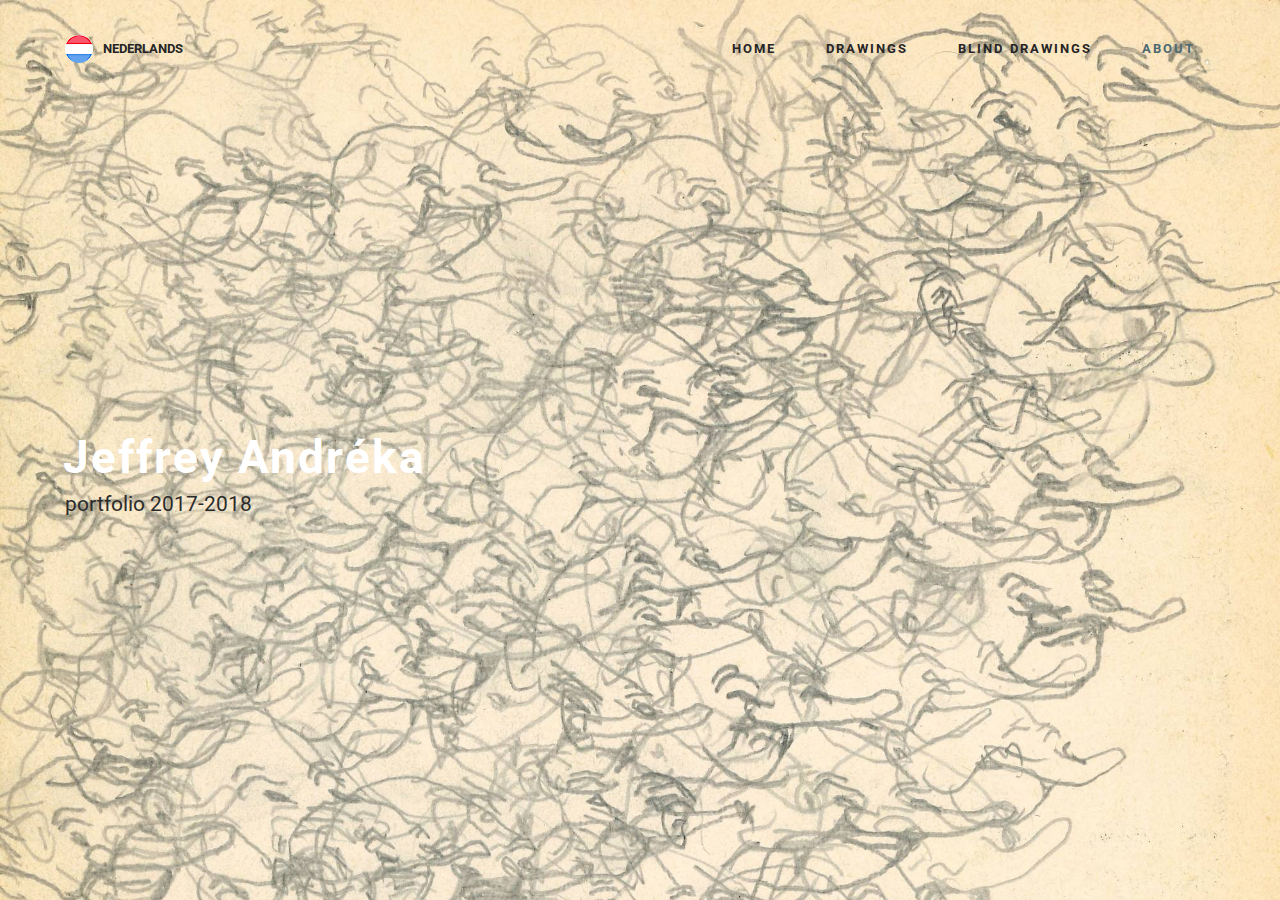
<file: index.html>
<!DOCTYPE html>
<html >
<head>
  <!-- Site made with Mobirise Website Builder v4.7.6, https://mobirise.com -->
  <meta charset="UTF-8">
  <meta http-equiv="X-UA-Compatible" content="IE=edge">
  <meta name="generator" content="Mobirise v4.7.6, mobirise.com">
  <meta name="viewport" content="width=device-width, initial-scale=1, minimum-scale=1">
  <link rel="shortcut icon" href="assets/images/nederlandse-vlag.png" type="image/x-icon">
  <meta name="description" content="">
  <title>Home</title>
  <link rel="stylesheet" href="https://fonts.googleapis.com/css?family=Roboto:700,400&subset=cyrillic,latin,greek,vietnamese">
  <link rel="stylesheet" href="assets/bootstrap/css/bootstrap.min.css">
  <link rel="stylesheet" href="assets/animate.css/animate.min.css">
  <link rel="stylesheet" href="assets/mobirise/css/style.css">
  <link rel="stylesheet" href="assets/mobirise/css/mbr-additional.css" type="text/css">
  
  
  
</head>
<body>

<!-- Google Analytics -->
<!-- Global site tag (gtag.js) - Google Analytics -->
<script async src="https://www.googletagmanager.com/gtag/js?id=UA-114951527-1"></script>
<script>
  window.dataLayer = window.dataLayer || [];
  function gtag(){dataLayer.push(arguments);}
  gtag('js', new Date());

  gtag('config', 'UA-114951527-1');
</script>

<!-- /Google Analytics -->


  <section class="mbr-navbar mbr-navbar--freeze mbr-navbar--absolute mbr-navbar--auto-collapse mbr-navbar--transparent" id="menu-k" data-rv-view="717">
    <div class="mbr-navbar__section mbr-section">
        <div class="mbr-section__container container">
            <div class="mbr-navbar__container">
                <div class="mbr-navbar__column mbr-navbar__column--s mbr-navbar__brand">
                    <span class="mbr-navbar__brand-link mbr-brand mbr-brand--inline">
                        <span class="mbr-brand__logo"><a href="https://mobirise.com"><img src="assets/images/nederlandse-vlag.png" class="mbr-navbar__brand-img mbr-brand__img" alt="Mobirise"></a></span>
                        <span class="mbr-brand__name"><a class="mbr-brand__name text-black" href="https://jeffreyandreka.github.io/portfolio-nl/">NEDERLANDS</a></span>
                    </span>
                </div>
                <div class="mbr-navbar__hamburger mbr-hamburger"><span class="mbr-hamburger__line"></span></div>
                <div class="mbr-navbar__column mbr-navbar__menu">
                    <nav class="mbr-navbar__menu-box mbr-navbar__menu-box--inline-right">
                        <div class="mbr-navbar__column">
                            <ul class="mbr-navbar__items mbr-navbar__items--right float-left mbr-buttons mbr-buttons--freeze mbr-buttons--right btn-decorator mbr-buttons--active"><li class="mbr-navbar__item"><a class="mbr-buttons__link btn text-black" href="index.html">HOME</a></li><li class="mbr-navbar__item"><a class="mbr-buttons__link btn text-black" href="tekeningen.html">DRAWINGS</a></li><li class="mbr-navbar__item"><a class="mbr-buttons__link btn text-black" href="blindetekeningen.html">BLIND DRAWINGS</a></li></ul>                            
                            <ul class="mbr-navbar__items mbr-navbar__items--right mbr-buttons mbr-buttons--freeze mbr-buttons--right btn-inverse mbr-buttons--active"><li class="mbr-navbar__item"><a class="mbr-buttons__btn btn btn-link" href="over.html">ABOUT</a></li></ul>
                        </div>
                    </nav>
                </div>
            </div>
        </div>
    </div>
</section>

<section class="engine"><a href="https://mobirise.me/q">responsive site templates</a></section><section class="mbr-box mbr-section mbr-section--relative mbr-section--fixed-size mbr-section--full-height mbr-section--bg-adapted" id="header2-0" data-rv-view="719" style="background-image: url(assets/images/lambiek-veelvoud-ii-2000x2824.jpg);">
    <div class="mbr-box__magnet mbr-box__magnet--sm-padding mbr-box__magnet--center-left mbr-after-navbar">
        
        <div class="mbr-box__container mbr-section__container container">
            <div class="mbr-box mbr-box--stretched"><div class="mbr-box__magnet mbr-box__magnet--center-left">
                <div class="row"><div class=" col-sm-6">
                    <div class="mbr-hero animated fadeInUp">
                        <h1 class="mbr-hero__text">Jeffrey Andréka</h1>
                        <p class="mbr-hero__subtext">portfolio 2017-2018</p>
                    </div>
                    
                </div></div>
            </div></div>
        </div>
        
    </div>
</section>


  <script src="assets/web/assets/jquery/jquery.min.js"></script>
  <script src="assets/bootstrap/js/bootstrap.min.js"></script>
  <script src="assets/smooth-scroll/smooth-scroll.js"></script>
  <script src="assets/cookies-alert-plugin/cookies-alert-core.js"></script>
  <script src="assets/cookies-alert-plugin/cookies-alert-script.js"></script>
  <script src="assets/mobirise/js/script.js"></script>
  
  
<input name="cookieData" type="hidden" data-cookie-text="This website uses cookies, if you want more information about cookies, visit <a href='cookies.html'>cookies</a>.">
  </body>
</html>
</file>
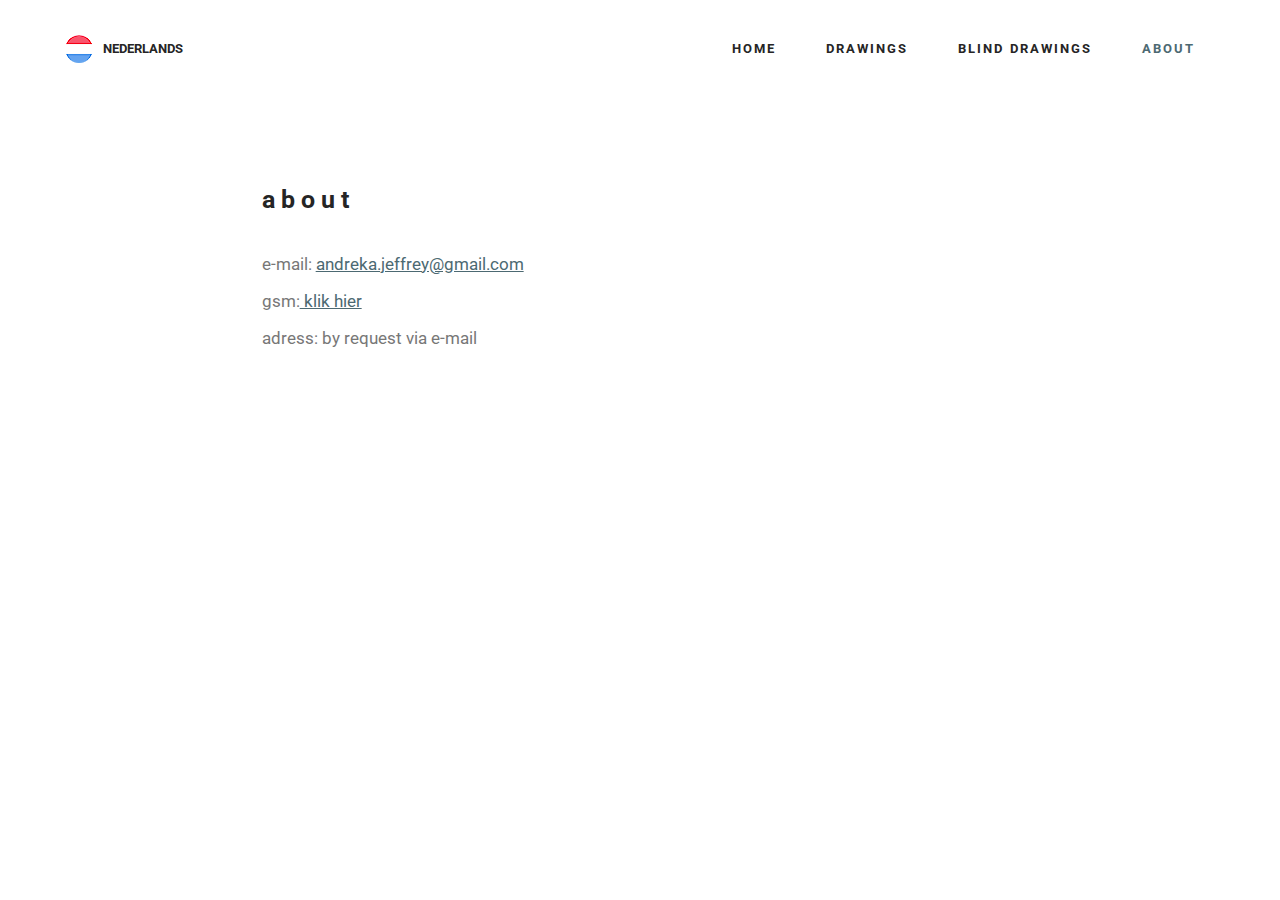
<file: about.html>
<!DOCTYPE html>
<html >
<head>
  <!-- Site made with Mobirise Website Builder v4.7.6, https://mobirise.com -->
  <meta charset="UTF-8">
  <meta http-equiv="X-UA-Compatible" content="IE=edge">
  <meta name="generator" content="Mobirise v4.7.6, mobirise.com">
  <meta name="viewport" content="width=device-width, initial-scale=1, minimum-scale=1">
  <link rel="shortcut icon" href="assets/images/nederlandse-vlag.png" type="image/x-icon">
  <meta name="description" content="about">
  <title>about</title>
  <link rel="stylesheet" href="https://fonts.googleapis.com/css?family=Roboto:700,400&subset=cyrillic,latin,greek,vietnamese">
  <link rel="stylesheet" href="assets/bootstrap/css/bootstrap.min.css">
  <link rel="stylesheet" href="assets/mobirise/css/style.css">
  <link rel="stylesheet" href="assets/mobirise/css/mbr-additional.css" type="text/css">
  
  
  
</head>
<body>

<!-- Google Analytics -->
<!-- Global site tag (gtag.js) - Google Analytics -->
<script async src="https://www.googletagmanager.com/gtag/js?id=UA-114951527-1"></script>
<script>
  window.dataLayer = window.dataLayer || [];
  function gtag(){dataLayer.push(arguments);}
  gtag('js', new Date());

  gtag('config', 'UA-114951527-1');
</script>

<!-- /Google Analytics -->


  <section class="mbr-navbar mbr-navbar--freeze mbr-navbar--absolute mbr-navbar--auto-collapse mbr-navbar--transparent" id="menu-m" data-rv-view="781">
    <div class="mbr-navbar__section mbr-section">
        <div class="mbr-section__container container">
            <div class="mbr-navbar__container">
                <div class="mbr-navbar__column mbr-navbar__column--s mbr-navbar__brand">
                    <span class="mbr-navbar__brand-link mbr-brand mbr-brand--inline">
                        <span class="mbr-brand__logo"><a href="https://mobirise.com"><img src="assets/images/nederlandse-vlag.png" class="mbr-navbar__brand-img mbr-brand__img" alt="Mobirise"></a></span>
                        <span class="mbr-brand__name"><a class="mbr-brand__name text-black" href="https://jeffreyandreka.github.io/portfolio-nl/">NEDERLANDS</a></span>
                    </span>
                </div>
                <div class="mbr-navbar__hamburger mbr-hamburger"><span class="mbr-hamburger__line"></span></div>
                <div class="mbr-navbar__column mbr-navbar__menu">
                    <nav class="mbr-navbar__menu-box mbr-navbar__menu-box--inline-right">
                        <div class="mbr-navbar__column">
                            <ul class="mbr-navbar__items mbr-navbar__items--right float-left mbr-buttons mbr-buttons--freeze mbr-buttons--right btn-decorator mbr-buttons--active"><li class="mbr-navbar__item"><a class="mbr-buttons__link btn text-black" href="index.html">HOME</a></li><li class="mbr-navbar__item"><a class="mbr-buttons__link btn text-black" href="tekeningen.html">DRAWINGS</a></li><li class="mbr-navbar__item"><a class="mbr-buttons__link btn text-black" href="blindetekeningen.html">BLIND DRAWINGS</a></li></ul>                            
                            <ul class="mbr-navbar__items mbr-navbar__items--right mbr-buttons mbr-buttons--freeze mbr-buttons--right btn-inverse mbr-buttons--active"><li class="mbr-navbar__item"><a class="mbr-buttons__btn btn btn-link" href="over.html">ABOUT</a></li></ul>
                        </div>
                    </nav>
                </div>
            </div>
        </div>
    </div>
</section>

<section class="engine"><a href="https://mobirise.me/p">web templates free download</a></section><section class="mbr-section mbr-after-navbar" id="header3-o" data-rv-view="783">
    <div class="mbr-section__container mbr-section__container--first container">
        <div class="mbr-header mbr-header--wysiwyg row">
            <div class="col-sm-8 col-sm-offset-2">
                <h3 class="mbr-header__text">about</h3>
                <p class="mbr-header__subtext"></p>
            </div>
        </div>
    </div>
</section>

<section class="mbr-section" id="content1-n" data-rv-view="785">
    <div class="mbr-section__container mbr-section__container--middle container">
        <div class="row">
            <div class="mbr-article mbr-article--wysiwyg col-sm-8 col-sm-offset-2"><p>e-mail: <a href="mailto:andreka.jeffrey@gmail.com">andreka.jeffrey@gmail.com</a></p><p>gsm:<a href="tel:+32493710770"> klik hier</a>&nbsp;</p><p>adress: by request via e-mail</p></div>
        </div>
    </div>
</section>


  <script src="assets/web/assets/jquery/jquery.min.js"></script>
  <script src="assets/bootstrap/js/bootstrap.min.js"></script>
  <script src="assets/smooth-scroll/smooth-scroll.js"></script>
  <script src="assets/cookies-alert-plugin/cookies-alert-core.js"></script>
  <script src="assets/cookies-alert-plugin/cookies-alert-script.js"></script>
  <script src="assets/mobirise/js/script.js"></script>
  
  
<input name="cookieData" type="hidden" data-cookie-text="This website uses cookies, if you want more information about cookies, visit <a href='cookies.html'>cookies</a>.">
  </body>
</html>
</file>
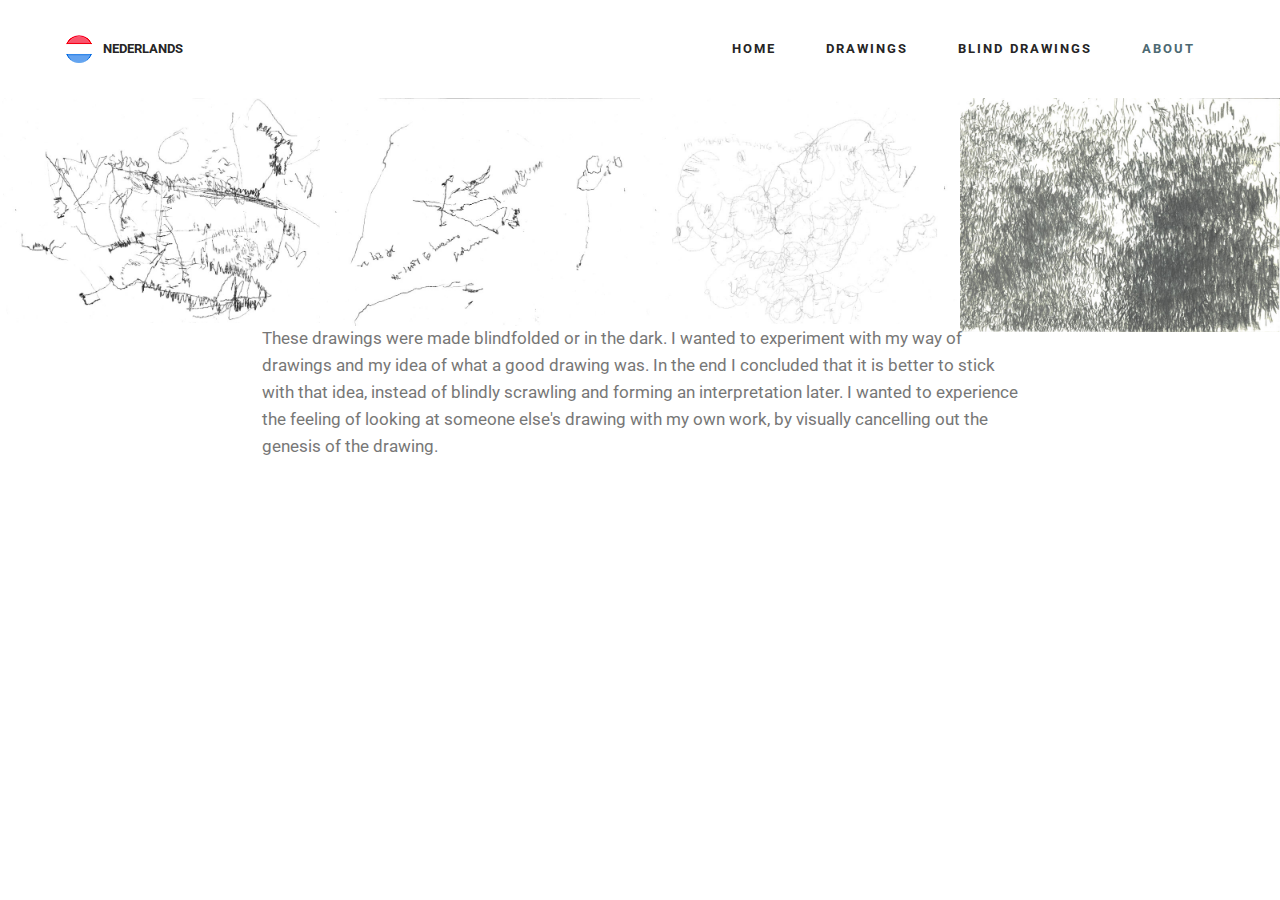
<file: blind-drawings.html>
<!DOCTYPE html>
<html >
<head>
  <!-- Site made with Mobirise Website Builder v4.7.6, https://mobirise.com -->
  <meta charset="UTF-8">
  <meta http-equiv="X-UA-Compatible" content="IE=edge">
  <meta name="generator" content="Mobirise v4.7.6, mobirise.com">
  <meta name="viewport" content="width=device-width, initial-scale=1, minimum-scale=1">
  <link rel="shortcut icon" href="assets/images/nederlandse-vlag.png" type="image/x-icon">
  <meta name="description" content="blind drawings">
  <title>blind drawings</title>
  <link rel="stylesheet" href="https://fonts.googleapis.com/css?family=Roboto:700,400&subset=cyrillic,latin,greek,vietnamese">
  <link rel="stylesheet" href="assets/bootstrap/css/bootstrap.min.css">
  <link rel="stylesheet" href="assets/mobirise/css/style.css">
  <link rel="stylesheet" href="assets/mobirise-gallery/style.css">
  <link rel="stylesheet" href="assets/mobirise-slider/style.css">
  <link rel="stylesheet" href="assets/mobirise/css/mbr-additional.css" type="text/css">
  
  
  
</head>
<body>

<!-- Google Analytics -->
<!-- Global site tag (gtag.js) - Google Analytics -->
<script async src="https://www.googletagmanager.com/gtag/js?id=UA-114951527-1"></script>
<script>
  window.dataLayer = window.dataLayer || [];
  function gtag(){dataLayer.push(arguments);}
  gtag('js', new Date());

  gtag('config', 'UA-114951527-1');
</script>

<!-- /Google Analytics -->


  <section class="mbr-navbar mbr-navbar--freeze mbr-navbar--absolute mbr-navbar--auto-collapse mbr-navbar--transparent" id="menu-k" data-rv-view="786">
    <div class="mbr-navbar__section mbr-section">
        <div class="mbr-section__container container">
            <div class="mbr-navbar__container">
                <div class="mbr-navbar__column mbr-navbar__column--s mbr-navbar__brand">
                    <span class="mbr-navbar__brand-link mbr-brand mbr-brand--inline">
                        <span class="mbr-brand__logo"><a href="https://mobirise.com"><img src="assets/images/nederlandse-vlag.png" class="mbr-navbar__brand-img mbr-brand__img" alt="Mobirise"></a></span>
                        <span class="mbr-brand__name"><a class="mbr-brand__name text-black" href="https://jeffreyandreka.github.io/portfolio-nl/">NEDERLANDS</a></span>
                    </span>
                </div>
                <div class="mbr-navbar__hamburger mbr-hamburger"><span class="mbr-hamburger__line"></span></div>
                <div class="mbr-navbar__column mbr-navbar__menu">
                    <nav class="mbr-navbar__menu-box mbr-navbar__menu-box--inline-right">
                        <div class="mbr-navbar__column">
                            <ul class="mbr-navbar__items mbr-navbar__items--right float-left mbr-buttons mbr-buttons--freeze mbr-buttons--right btn-decorator mbr-buttons--active"><li class="mbr-navbar__item"><a class="mbr-buttons__link btn text-black" href="index.html">HOME</a></li><li class="mbr-navbar__item"><a class="mbr-buttons__link btn text-black" href="tekeningen.html">DRAWINGS</a></li><li class="mbr-navbar__item"><a class="mbr-buttons__link btn text-black" href="blindetekeningen.html">BLIND DRAWINGS</a></li></ul>                            
                            <ul class="mbr-navbar__items mbr-navbar__items--right mbr-buttons mbr-buttons--freeze mbr-buttons--right btn-inverse mbr-buttons--active"><li class="mbr-navbar__item"><a class="mbr-buttons__btn btn btn-link" href="over.html">ABOUT</a></li></ul>
                        </div>
                    </nav>
                </div>
            </div>
        </div>
    </div>
</section>

<section class="engine"><a href="https://mobirise.me/f">easy site maker</a></section><section class="mbr-gallery mbr-section mbr-section--no-padding mbr-after-navbar" id="gallery1-l" data-rv-view="788" style="background-color: rgb(255, 255, 255);">
    <!-- Gallery -->
    <div class=" mbr-gallery-layout-default">
        <div>
            <div class="row mbr-gallery-row no-gutter">

                <div class="col-lg-3 col-md-4 col-sm-6 col-xs-12 mbr-gallery-item">

                     

                    <a href="#lb-gallery1-l" data-slide-to="0" data-toggle="modal">
                        <img src="assets/images/in-donker-2-800x563.jpg" alt="" title="">
                        <span class="icon glyphicon glyphicon-zoom-in"></span>
                    </a>
                </div><div class="col-lg-3 col-md-4 col-sm-6 col-xs-12 mbr-gallery-item">

                     

                    <a href="#lb-gallery1-l" data-slide-to="1" data-toggle="modal">
                        <img src="assets/images/in-donker-2-1-800x571.jpg" alt="" title="">
                        <span class="icon glyphicon glyphicon-zoom-in"></span>
                    </a>
                </div><div class="col-lg-3 col-md-4 col-sm-6 col-xs-12 mbr-gallery-item">

                     

                    <a href="#lb-gallery1-l" data-slide-to="2" data-toggle="modal">
                        <img src="assets/images/in-donker-9-800x566.jpg" alt="" title="">
                        <span class="icon glyphicon glyphicon-zoom-in"></span>
                    </a>
                </div><div class="col-lg-3 col-md-4 col-sm-6 col-xs-12 mbr-gallery-item">

                     

                    <a href="#lb-gallery1-l" data-slide-to="3" data-toggle="modal">
                        <img src="assets/images/in-donker-13-800x586.jpg" alt="" title="">
                        <span class="icon glyphicon glyphicon-zoom-in"></span>
                    </a>
                </div>
            </div>
        </div>
        <div class="clearfix"></div>
    </div>

    <!-- Lightbox -->
    <div data-app-prevent-settings="" class="mbr-slider modal fade carousel slide" tabindex="-1" data-keyboard="true" data-interval="false" id="lb-gallery1-l">
        <div class="modal-dialog">
            <div class="modal-content">
                <div class="modal-body">
                    
                    <div class="carousel-inner">
                        <div class="item active">
                            <img src="assets/images/in-donker-2.jpg" alt="" title="">
                        </div><div class="item">
                            <img src="assets/images/in-donker-2-1.jpg" alt="" title="">
                        </div><div class="item">
                            <img src="assets/images/in-donker-9.jpg" alt="" title="">
                        </div><div class="item">
                            <img src="assets/images/in-donker-13.jpg" alt="" title="">
                        </div>
                    </div>
                    <a class="left carousel-control" role="button" data-slide="prev" href="#lb-gallery1-l">
                        <span class="glyphicon glyphicon-menu-left" aria-hidden="true"></span>
                        <span class="sr-only">Previous</span>
                    </a>
                    <a class="right carousel-control" role="button" data-slide="next" href="#lb-gallery1-l">
                        <span class="glyphicon glyphicon-menu-right" aria-hidden="true"></span>
                        <span class="sr-only">Next</span>
                    </a>

                    <a class="close" href="#" role="button" data-dismiss="modal">
                        <span class="glyphicon glyphicon-remove" aria-hidden="true"></span>
                        <span class="sr-only">Close</span>
                    </a>
                </div>
            </div>
        </div>
    </div>
</section>

<section class="mbr-section" id="content1-1a" data-rv-view="807">
    <div class="mbr-section__container mbr-section__container--middle container">
        <div class="row">
            <div class="mbr-article mbr-article--wysiwyg col-sm-8 col-sm-offset-2">These drawings were made blindfolded or in the dark. I wanted to experiment with my way of drawings and my idea of what a good drawing was. In the end I concluded that it is better to stick with that idea, instead of blindly scrawling and forming an interpretation later. I wanted to experience the feeling of looking at someone else's drawing with my own work, by visually cancelling out the genesis of the drawing.&nbsp;</div>
        </div>
    </div>
</section>


  <script src="assets/web/assets/jquery/jquery.min.js"></script>
  <script src="assets/bootstrap/js/bootstrap.min.js"></script>
  <script src="assets/smooth-scroll/smooth-scroll.js"></script>
  <script src="assets/cookies-alert-plugin/cookies-alert-core.js"></script>
  <script src="assets/cookies-alert-plugin/cookies-alert-script.js"></script>
  <script src="assets/masonry/masonry.pkgd.min.js"></script>
  <script src="assets/imagesloaded/imagesloaded.pkgd.min.js"></script>
  <script src="assets/bootstrap-carousel-swipe/bootstrap-carousel-swipe.js"></script>
  <script src="assets/mobirise/js/script.js"></script>
  <script src="assets/mobirise-gallery/script.js"></script>
  
  
<input name="cookieData" type="hidden" data-cookie-text="This website uses cookies, if you want more information about cookies, visit <a href='cookies.html'>cookies</a>.">
  </body>
</html>
</file>
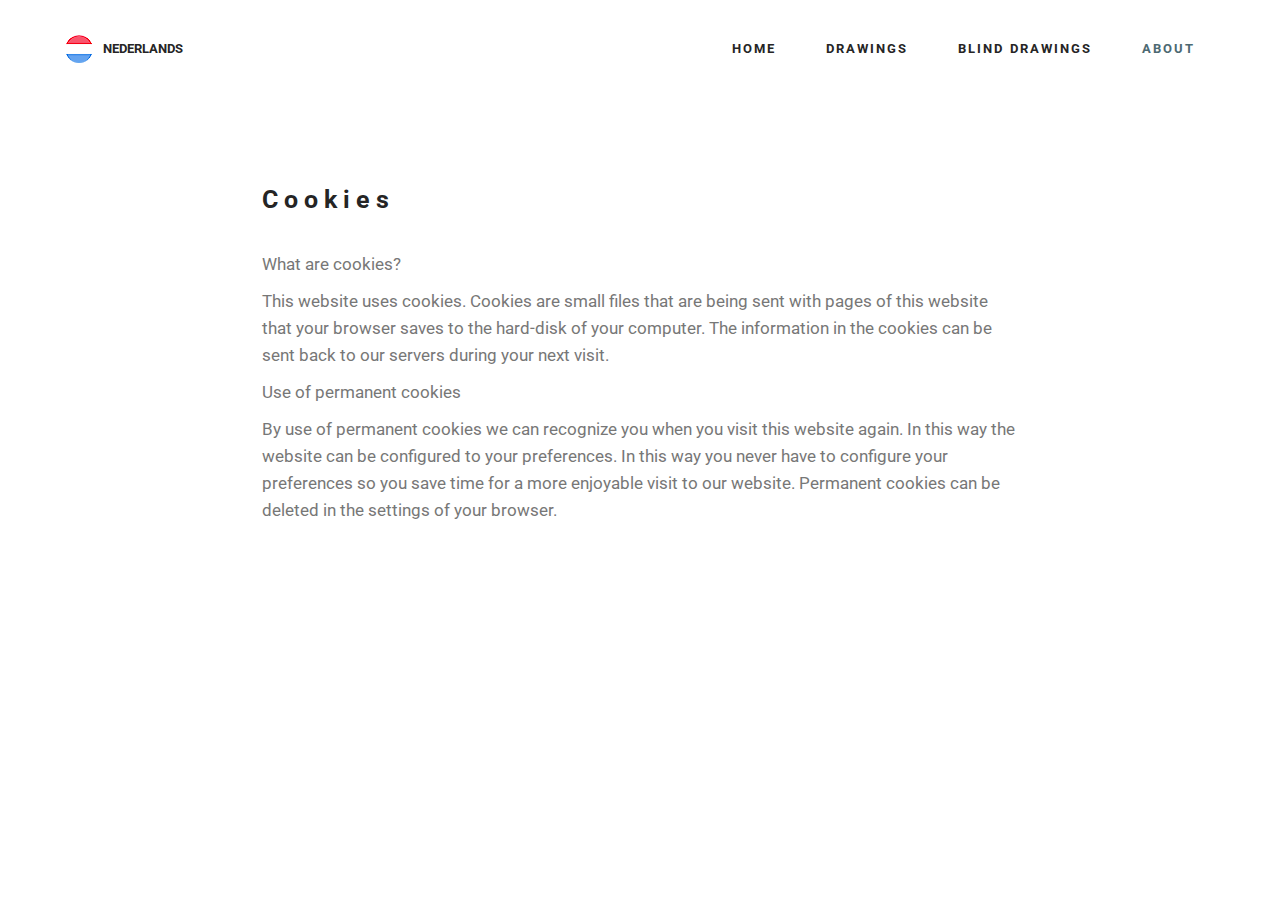
<file: cookies-eng.html>
<!DOCTYPE html>
<html >
<head>
  <!-- Site made with Mobirise Website Builder v4.7.6, https://mobirise.com -->
  <meta charset="UTF-8">
  <meta http-equiv="X-UA-Compatible" content="IE=edge">
  <meta name="generator" content="Mobirise v4.7.6, mobirise.com">
  <meta name="viewport" content="width=device-width, initial-scale=1, minimum-scale=1">
  <link rel="shortcut icon" href="assets/images/nederlandse-vlag-2.png" type="image/x-icon">
  <meta name="description" content="cookies explanation">
  <title>cookies english</title>
  <link rel="stylesheet" href="https://fonts.googleapis.com/css?family=Roboto:700,400&subset=cyrillic,latin,greek,vietnamese">
  <link rel="stylesheet" href="assets/bootstrap/css/bootstrap.min.css">
  <link rel="stylesheet" href="assets/mobirise/css/style.css">
  <link rel="stylesheet" href="assets/mobirise/css/mbr-additional.css" type="text/css">
  
  
  
</head>
<body>

<!-- Google Analytics -->
<!-- Global site tag (gtag.js) - Google Analytics -->
<script async src="https://www.googletagmanager.com/gtag/js?id=UA-114951527-1"></script>
<script>
  window.dataLayer = window.dataLayer || [];
  function gtag(){dataLayer.push(arguments);}
  gtag('js', new Date());

  gtag('config', 'UA-114951527-1');
</script>

<!-- /Google Analytics -->


  <section class="mbr-navbar mbr-navbar--freeze mbr-navbar--absolute mbr-navbar--auto-collapse mbr-navbar--transparent" id="menu-p" data-rv-view="1752">
    <div class="mbr-navbar__section mbr-section">
        <div class="mbr-section__container container">
            <div class="mbr-navbar__container">
                <div class="mbr-navbar__column mbr-navbar__column--s mbr-navbar__brand">
                    <span class="mbr-navbar__brand-link mbr-brand mbr-brand--inline">
                        <span class="mbr-brand__logo"><a href="https://mobirise.com"><img src="assets/images/nederlandse-vlag-2.png" class="mbr-navbar__brand-img mbr-brand__img" alt="Mobirise"></a></span>
                        <span class="mbr-brand__name"><a class="mbr-brand__name text-black" href="https://mobirise.com">NEDERLANDS</a></span>
                    </span>
                </div>
                <div class="mbr-navbar__hamburger mbr-hamburger"><span class="mbr-hamburger__line"></span></div>
                <div class="mbr-navbar__column mbr-navbar__menu">
                    <nav class="mbr-navbar__menu-box mbr-navbar__menu-box--inline-right">
                        <div class="mbr-navbar__column">
                            <ul class="mbr-navbar__items mbr-navbar__items--right float-left mbr-buttons mbr-buttons--freeze mbr-buttons--right btn-decorator mbr-buttons--active"><li class="mbr-navbar__item"><a class="mbr-buttons__link btn text-black" href="index.html">HOME</a></li><li class="mbr-navbar__item"><a class="mbr-buttons__link btn text-black" href="tekeningen.html">DRAWINGS</a></li><li class="mbr-navbar__item"><a class="mbr-buttons__link btn text-black" href="blindetekeningen.html">BLIND DRAWINGS</a></li></ul>                            
                            <ul class="mbr-navbar__items mbr-navbar__items--right mbr-buttons mbr-buttons--freeze mbr-buttons--right btn-inverse mbr-buttons--active"><li class="mbr-navbar__item"><a class="mbr-buttons__btn btn btn-link" href="over.html">ABOUT</a></li></ul>
                        </div>
                    </nav>
                </div>
            </div>
        </div>
    </div>
</section>

<section class="engine"><a href="https://mobirise.me/g">build a site</a></section><section class="mbr-section mbr-after-navbar" id="header3-q" data-rv-view="1754">
    <div class="mbr-section__container mbr-section__container--first container">
        <div class="mbr-header mbr-header--wysiwyg row">
            <div class="col-sm-8 col-sm-offset-2">
                <h3 class="mbr-header__text">Cookies</h3>
                <p class="mbr-header__subtext"></p>
            </div>
        </div>
    </div>
</section>

<section class="mbr-section" id="content1-s" data-rv-view="1756">
    <div class="mbr-section__container mbr-section__container--middle container">
        <div class="row">
            <div class="mbr-article mbr-article--wysiwyg col-sm-8 col-sm-offset-2"><p>What are cookies? </p><p>This website uses cookies. Cookies are small files that are being sent with pages of this website that your browser saves to the hard-disk of your computer. The information in the cookies can be sent back to our servers during your next visit.&nbsp;</p><p>Use of permanent cookies&nbsp;<br></p><p>
By use of permanent cookies we can recognize you when you visit this website again. In this way the website can be configured to your preferences. In this way you never have to configure your preferences so you save time for a more enjoyable visit to our website. Permanent cookies can be deleted in the settings of your browser.</p><p><br></p></div>
        </div>
    </div>
</section>


  <script src="assets/web/assets/jquery/jquery.min.js"></script>
  <script src="assets/bootstrap/js/bootstrap.min.js"></script>
  <script src="assets/smooth-scroll/smooth-scroll.js"></script>
  <script src="assets/cookies-alert-plugin/cookies-alert-core.js"></script>
  <script src="assets/cookies-alert-plugin/cookies-alert-script.js"></script>
  <script src="assets/mobirise/js/script.js"></script>
  
  
<input name="cookieData" type="hidden" data-cookie-text="This website uses cookies, if you would like more information about cookies, visit: <a href='cookies.html'>cookies</a>.">
  </body>
</html>
</file>
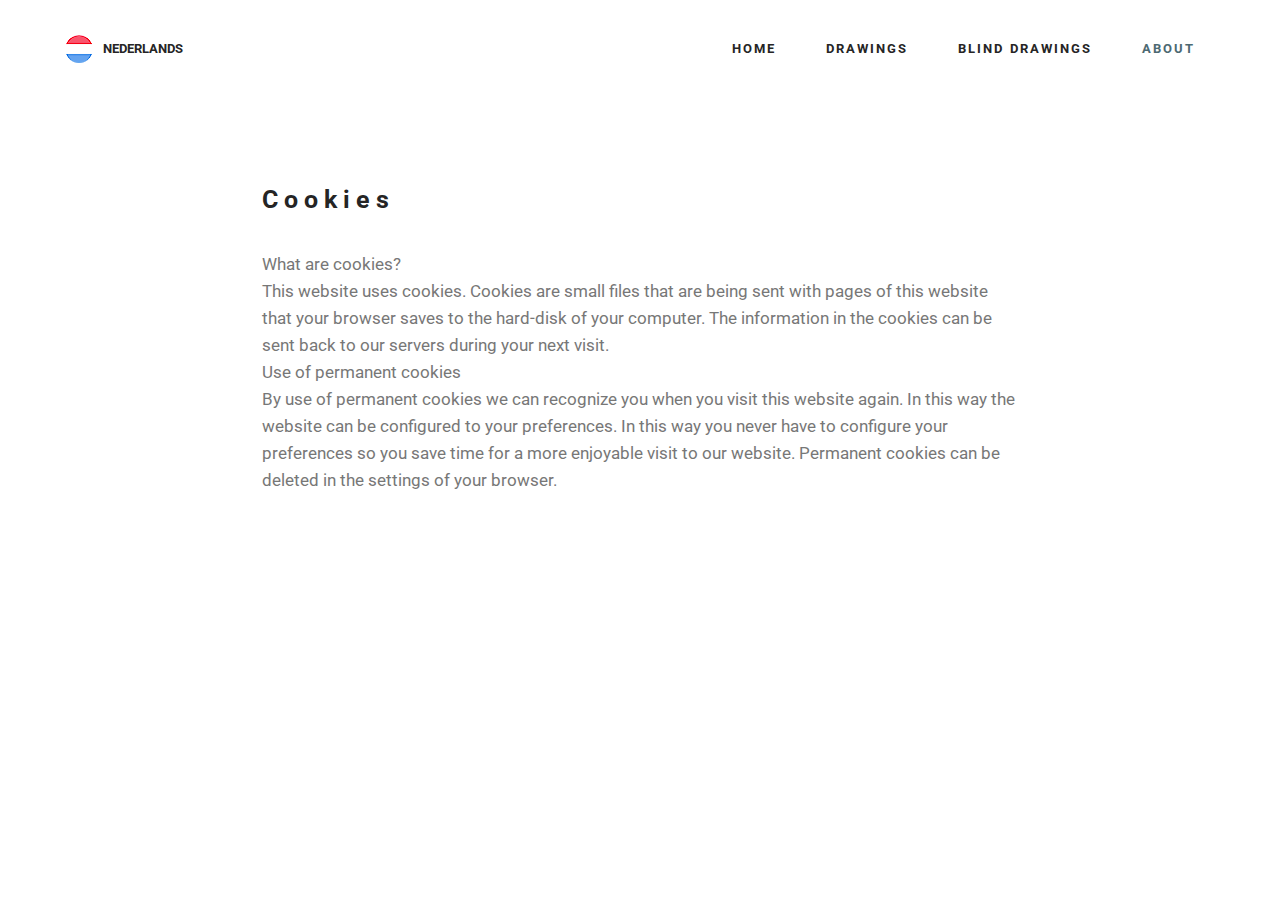
<file: cookies.html>
<!DOCTYPE html>
<html >
<head>
  <!-- Site made with Mobirise Website Builder v4.7.6, https://mobirise.com -->
  <meta charset="UTF-8">
  <meta http-equiv="X-UA-Compatible" content="IE=edge">
  <meta name="generator" content="Mobirise v4.7.6, mobirise.com">
  <meta name="viewport" content="width=device-width, initial-scale=1, minimum-scale=1">
  <link rel="shortcut icon" href="assets/images/nederlandse-vlag.png" type="image/x-icon">
  <meta name="description" content="cookies disclaimer">
  <title>cookies</title>
  <link rel="stylesheet" href="https://fonts.googleapis.com/css?family=Roboto:700,400&subset=cyrillic,latin,greek,vietnamese">
  <link rel="stylesheet" href="assets/bootstrap/css/bootstrap.min.css">
  <link rel="stylesheet" href="assets/mobirise/css/style.css">
  <link rel="stylesheet" href="assets/mobirise/css/mbr-additional.css" type="text/css">
  
  
  
</head>
<body>

<!-- Google Analytics -->
<!-- Global site tag (gtag.js) - Google Analytics -->
<script async src="https://www.googletagmanager.com/gtag/js?id=UA-114951527-1"></script>
<script>
  window.dataLayer = window.dataLayer || [];
  function gtag(){dataLayer.push(arguments);}
  gtag('js', new Date());

  gtag('config', 'UA-114951527-1');
</script>

<!-- /Google Analytics -->


  <section class="mbr-navbar mbr-navbar--freeze mbr-navbar--absolute mbr-navbar--auto-collapse mbr-navbar--transparent" id="menu-p" data-rv-view="776">
    <div class="mbr-navbar__section mbr-section">
        <div class="mbr-section__container container">
            <div class="mbr-navbar__container">
                <div class="mbr-navbar__column mbr-navbar__column--s mbr-navbar__brand">
                    <span class="mbr-navbar__brand-link mbr-brand mbr-brand--inline">
                        <span class="mbr-brand__logo"><a href="https://mobirise.com"><img src="assets/images/nederlandse-vlag.png" class="mbr-navbar__brand-img mbr-brand__img" alt="Mobirise"></a></span>
                        <span class="mbr-brand__name"><a class="mbr-brand__name text-black" href="https://jeffreyandreka.github.io/portfolio-nl/">NEDERLANDS</a></span>
                    </span>
                </div>
                <div class="mbr-navbar__hamburger mbr-hamburger"><span class="mbr-hamburger__line"></span></div>
                <div class="mbr-navbar__column mbr-navbar__menu">
                    <nav class="mbr-navbar__menu-box mbr-navbar__menu-box--inline-right">
                        <div class="mbr-navbar__column">
                            <ul class="mbr-navbar__items mbr-navbar__items--right float-left mbr-buttons mbr-buttons--freeze mbr-buttons--right btn-decorator mbr-buttons--active"><li class="mbr-navbar__item"><a class="mbr-buttons__link btn text-black" href="index.html">HOME</a></li><li class="mbr-navbar__item"><a class="mbr-buttons__link btn text-black" href="tekeningen.html">DRAWINGS</a></li><li class="mbr-navbar__item"><a class="mbr-buttons__link btn text-black" href="blindetekeningen.html">BLIND DRAWINGS</a></li></ul>                            
                            <ul class="mbr-navbar__items mbr-navbar__items--right mbr-buttons mbr-buttons--freeze mbr-buttons--right btn-inverse mbr-buttons--active"><li class="mbr-navbar__item"><a class="mbr-buttons__btn btn btn-link" href="over.html">ABOUT</a></li></ul>
                        </div>
                    </nav>
                </div>
            </div>
        </div>
    </div>
</section>

<section class="engine"><a href="https://mobirise.me/x">free css templates</a></section><section class="mbr-section mbr-after-navbar" id="header3-q" data-rv-view="778">
    <div class="mbr-section__container mbr-section__container--first container">
        <div class="mbr-header mbr-header--wysiwyg row">
            <div class="col-sm-8 col-sm-offset-2">
                <h3 class="mbr-header__text">Cookies</h3>
                <p class="mbr-header__subtext"></p>
            </div>
        </div>
    </div>
</section>

<section class="mbr-section" id="content1-s" data-rv-view="780">
    <div class="mbr-section__container mbr-section__container--middle container">
        <div class="row">
            <div class="mbr-article mbr-article--wysiwyg col-sm-8 col-sm-offset-2">What are cookies?
<div>
</div><div>This website uses cookies. Cookies are small files that are being sent with pages of this website that your browser saves to the hard-disk of your computer. The information in the cookies can be sent back to our servers during your next visit.
</div><div>
</div><div>Use of permanent cookies
</div><div>
</div><div>By use of permanent cookies we can recognize you when you visit this website again. In this way the website can be configured to your preferences. In this way you never have to configure your preferences so you save time for a more enjoyable visit to our website. Permanent cookies can be deleted in the settings of your browser.
</div><div>
</div><div><br></div></div>
        </div>
    </div>
</section>


  <script src="assets/web/assets/jquery/jquery.min.js"></script>
  <script src="assets/bootstrap/js/bootstrap.min.js"></script>
  <script src="assets/smooth-scroll/smooth-scroll.js"></script>
  <script src="assets/cookies-alert-plugin/cookies-alert-core.js"></script>
  <script src="assets/cookies-alert-plugin/cookies-alert-script.js"></script>
  <script src="assets/mobirise/js/script.js"></script>
  
  
<input name="cookieData" type="hidden" data-cookie-text="This website uses cookies, if you want more information about cookies, visit <a href='cookies.html'>cookies</a>.">
  </body>
</html>
</file>
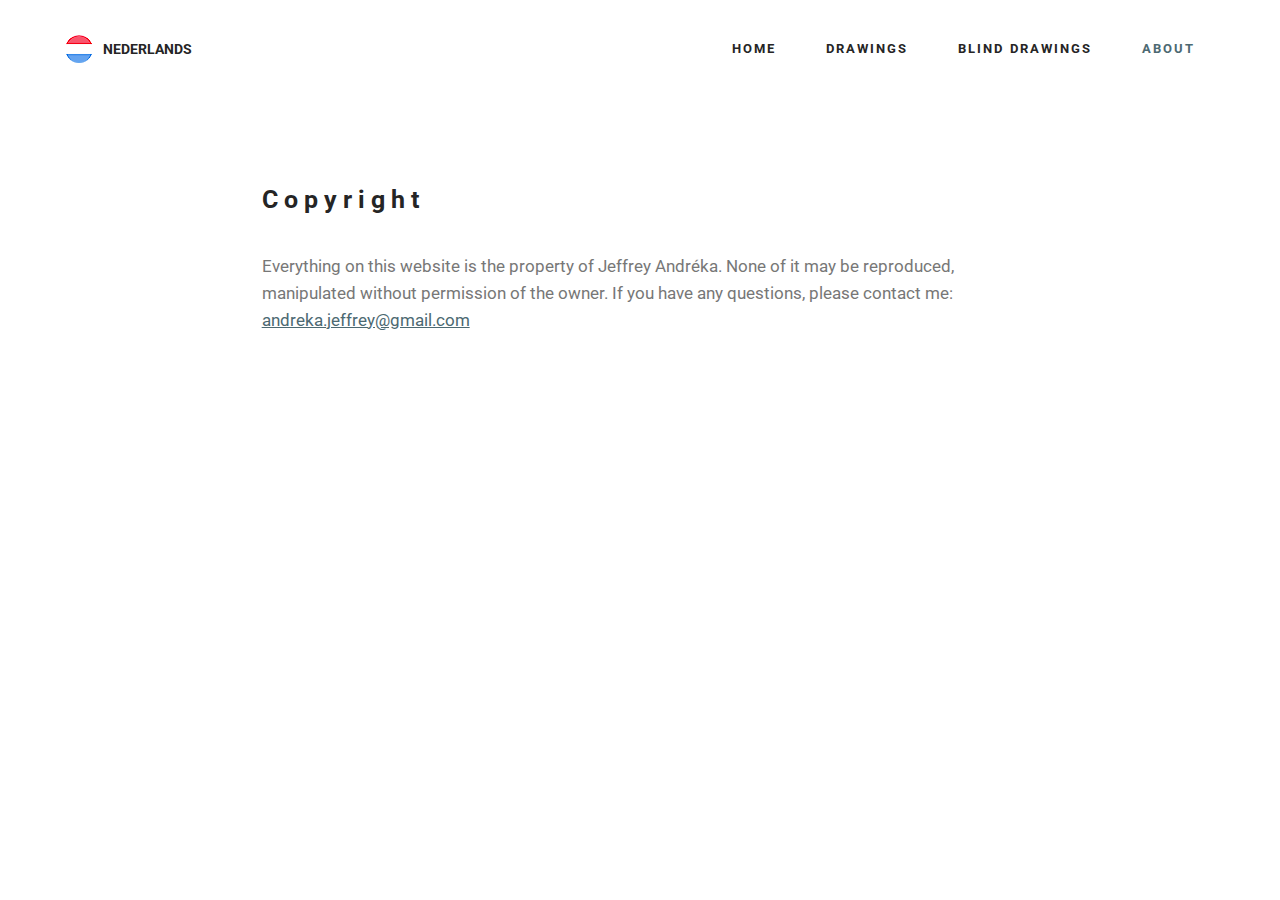
<file: copyright-info.html>
<!DOCTYPE html>
<html >
<head>
  <!-- Site made with Mobirise Website Builder v4.7.6, https://mobirise.com -->
  <meta charset="UTF-8">
  <meta http-equiv="X-UA-Compatible" content="IE=edge">
  <meta name="generator" content="Mobirise v4.7.6, mobirise.com">
  <meta name="viewport" content="width=device-width, initial-scale=1, minimum-scale=1">
  <link rel="shortcut icon" href="assets/images/nederlandse-vlag-2.png" type="image/x-icon">
  <meta name="description" content="Copyright info">
  <title>copyright info</title>
  <link rel="stylesheet" href="https://fonts.googleapis.com/css?family=Roboto:700,400&subset=cyrillic,latin,greek,vietnamese">
  <link rel="stylesheet" href="assets/bootstrap/css/bootstrap.min.css">
  <link rel="stylesheet" href="assets/mobirise/css/style.css">
  <link rel="stylesheet" href="assets/mobirise/css/mbr-additional.css" type="text/css">
  
  
  
</head>
<body>

<!-- Google Analytics -->
<!-- Global site tag (gtag.js) - Google Analytics -->
<script async src="https://www.googletagmanager.com/gtag/js?id=UA-114951527-1"></script>
<script>
  window.dataLayer = window.dataLayer || [];
  function gtag(){dataLayer.push(arguments);}
  gtag('js', new Date());

  gtag('config', 'UA-114951527-1');
</script>

<!-- /Google Analytics -->


  <section class="mbr-navbar mbr-navbar--freeze mbr-navbar--absolute mbr-navbar--auto-collapse mbr-navbar--transparent" id="menu-1g" data-rv-view="1757">
    <div class="mbr-navbar__section mbr-section">
        <div class="mbr-section__container container">
            <div class="mbr-navbar__container">
                <div class="mbr-navbar__column mbr-navbar__column--s mbr-navbar__brand">
                    <span class="mbr-navbar__brand-link mbr-brand mbr-brand--inline">
                        <span class="mbr-brand__logo"><a href="https://mobirise.com"><img src="assets/images/nederlandse-vlag-2.png" class="mbr-navbar__brand-img mbr-brand__img" alt="Mobirise"></a></span>
                        <span class="mbr-brand__name"><a class="mbr-brand__name text-black" href="https://mobirise.com">NEDERLANDS</a></span>
                    </span>
                </div>
                <div class="mbr-navbar__hamburger mbr-hamburger"><span class="mbr-hamburger__line"></span></div>
                <div class="mbr-navbar__column mbr-navbar__menu">
                    <nav class="mbr-navbar__menu-box mbr-navbar__menu-box--inline-right">
                        <div class="mbr-navbar__column">
                            <ul class="mbr-navbar__items mbr-navbar__items--right float-left mbr-buttons mbr-buttons--freeze mbr-buttons--right btn-decorator mbr-buttons--active"><li class="mbr-navbar__item"><a class="mbr-buttons__link btn text-black" href="index.html">HOME</a></li><li class="mbr-navbar__item"><a class="mbr-buttons__link btn text-black" href="tekeningen.html">DRAWINGS</a></li><li class="mbr-navbar__item"><a class="mbr-buttons__link btn text-black" href="blindetekeningen.html">BLIND DRAWINGS</a></li></ul>                            
                            <ul class="mbr-navbar__items mbr-navbar__items--right mbr-buttons mbr-buttons--freeze mbr-buttons--right btn-inverse mbr-buttons--active"><li class="mbr-navbar__item"><a class="mbr-buttons__btn btn btn-link" href="over.html">ABOUT</a></li></ul>
                        </div>
                    </nav>
                </div>
            </div>
        </div>
    </div>
</section>

<section class="engine"><a href="https://mobirise.me/n">free landing page templates</a></section><section class="mbr-section mbr-after-navbar" id="header3-1h" data-rv-view="1759">
    <div class="mbr-section__container mbr-section__container--first container">
        <div class="mbr-header mbr-header--wysiwyg row">
            <div class="col-sm-8 col-sm-offset-2">
                <h3 class="mbr-header__text"><p>Copyright&nbsp; &nbsp;</p></h3>
                <p class="mbr-header__subtext"></p>
            </div>
        </div>
    </div>
</section>

<section class="mbr-section" id="content1-1i" data-rv-view="1761">
    <div class="mbr-section__container mbr-section__container--middle container">
        <div class="row">
            <div class="mbr-article mbr-article--wysiwyg col-sm-8 col-sm-offset-2"><p>Everything on this website is the property of Jeffrey Andréka. None of it may be reproduced, manipulated without permission of the owner. If you have any questions, please contact me: <a href="mailto:andreka.jeffrey@gmail.com">andreka.jeffrey@gmail.com</a></p><p><br></p></div>
        </div>
    </div>
</section>


  <script src="assets/web/assets/jquery/jquery.min.js"></script>
  <script src="assets/bootstrap/js/bootstrap.min.js"></script>
  <script src="assets/smooth-scroll/smooth-scroll.js"></script>
  <script src="assets/cookies-alert-plugin/cookies-alert-core.js"></script>
  <script src="assets/cookies-alert-plugin/cookies-alert-script.js"></script>
  <script src="assets/mobirise/js/script.js"></script>
  
  
<input name="cookieData" type="hidden" data-cookie-text="This website uses cookies, if you would like more information about cookies, visit: <a href='cookies.html'>cookies</a>.">
  </body>
</html>
</file>
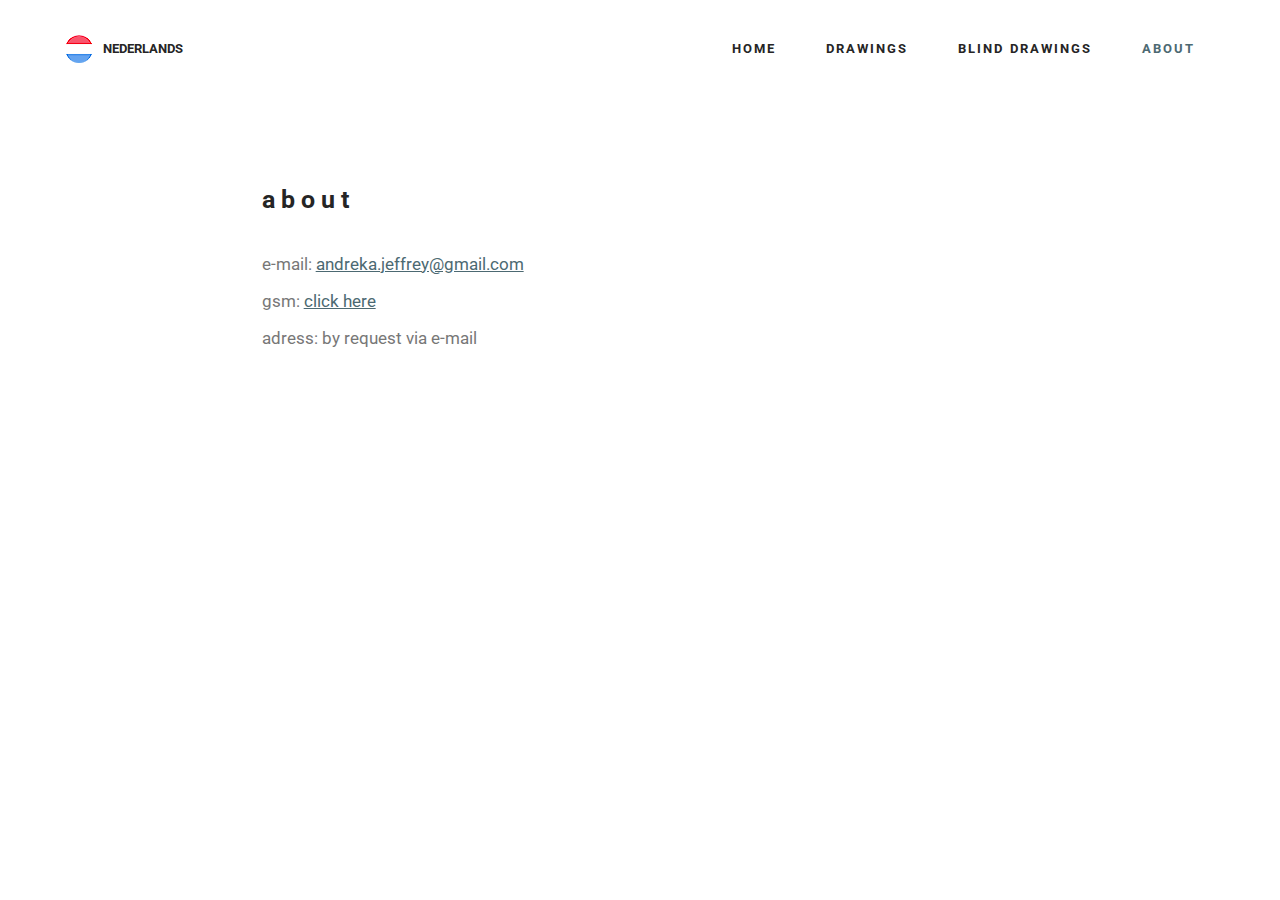
<file: over.html>
<!DOCTYPE html>
<html >
<head>
  <!-- Site made with Mobirise Website Builder v4.7.6, https://mobirise.com -->
  <meta charset="UTF-8">
  <meta http-equiv="X-UA-Compatible" content="IE=edge">
  <meta name="generator" content="Mobirise v4.7.6, mobirise.com">
  <meta name="viewport" content="width=device-width, initial-scale=1, minimum-scale=1">
  <link rel="shortcut icon" href="assets/images/nederlandse-vlag-2.png" type="image/x-icon">
  <meta name="description" content="over">
  <title>over</title>
  <link rel="stylesheet" href="https://fonts.googleapis.com/css?family=Roboto:700,400&subset=cyrillic,latin,greek,vietnamese">
  <link rel="stylesheet" href="assets/bootstrap/css/bootstrap.min.css">
  <link rel="stylesheet" href="assets/mobirise/css/style.css">
  <link rel="stylesheet" href="assets/mobirise/css/mbr-additional.css" type="text/css">
  
  
  
</head>
<body>

<!-- Google Analytics -->
<!-- Global site tag (gtag.js) - Google Analytics -->
<script async src="https://www.googletagmanager.com/gtag/js?id=UA-114951527-1"></script>
<script>
  window.dataLayer = window.dataLayer || [];
  function gtag(){dataLayer.push(arguments);}
  gtag('js', new Date());

  gtag('config', 'UA-114951527-1');
</script>

<!-- /Google Analytics -->


  <section class="mbr-navbar mbr-navbar--freeze mbr-navbar--absolute mbr-navbar--auto-collapse mbr-navbar--transparent" id="menu-m" data-rv-view="370">
    <div class="mbr-navbar__section mbr-section">
        <div class="mbr-section__container container">
            <div class="mbr-navbar__container">
                <div class="mbr-navbar__column mbr-navbar__column--s mbr-navbar__brand">
                    <span class="mbr-navbar__brand-link mbr-brand mbr-brand--inline">
                        <span class="mbr-brand__logo"><a href="https://mobirise.com"><img src="assets/images/nederlandse-vlag-2.png" class="mbr-navbar__brand-img mbr-brand__img" alt="Mobirise"></a></span>
                        <span class="mbr-brand__name"><a class="mbr-brand__name text-black" href="https://mobirise.com">NEDERLANDS</a></span>
                    </span>
                </div>
                <div class="mbr-navbar__hamburger mbr-hamburger"><span class="mbr-hamburger__line"></span></div>
                <div class="mbr-navbar__column mbr-navbar__menu">
                    <nav class="mbr-navbar__menu-box mbr-navbar__menu-box--inline-right">
                        <div class="mbr-navbar__column">
                            <ul class="mbr-navbar__items mbr-navbar__items--right float-left mbr-buttons mbr-buttons--freeze mbr-buttons--right btn-decorator mbr-buttons--active"><li class="mbr-navbar__item"><a class="mbr-buttons__link btn text-black" href="index.html">HOME</a></li><li class="mbr-navbar__item"><a class="mbr-buttons__link btn text-black" href="tekeningen.html">DRAWINGS</a></li><li class="mbr-navbar__item"><a class="mbr-buttons__link btn text-black" href="blindetekeningen.html">BLIND DRAWINGS</a></li></ul>                            
                            <ul class="mbr-navbar__items mbr-navbar__items--right mbr-buttons mbr-buttons--freeze mbr-buttons--right btn-inverse mbr-buttons--active"><li class="mbr-navbar__item"><a class="mbr-buttons__btn btn btn-link" href="over.html">ABOUT</a></li></ul>
                        </div>
                    </nav>
                </div>
            </div>
        </div>
    </div>
</section>

<section class="engine"><a href="https://mobirise.me/y">free html web templates</a></section><section class="mbr-section mbr-after-navbar" id="header3-o" data-rv-view="372">
    <div class="mbr-section__container mbr-section__container--first container">
        <div class="mbr-header mbr-header--wysiwyg row">
            <div class="col-sm-8 col-sm-offset-2">
                <h3 class="mbr-header__text">about</h3>
                <p class="mbr-header__subtext"></p>
            </div>
        </div>
    </div>
</section>

<section class="mbr-section" id="content1-n" data-rv-view="374">
    <div class="mbr-section__container mbr-section__container--middle container">
        <div class="row">
            <div class="mbr-article mbr-article--wysiwyg col-sm-8 col-sm-offset-2"><p>e-mail: <a href="mailto:andreka.jeffrey@gmail.com">andreka.jeffrey@gmail.com</a></p><p>gsm: <a href="tel:+32493710770">click here</a></p><p>adress: by request via e-mail</p></div>
        </div>
    </div>
</section>


  <script src="assets/web/assets/jquery/jquery.min.js"></script>
  <script src="assets/bootstrap/js/bootstrap.min.js"></script>
  <script src="assets/smooth-scroll/smooth-scroll.js"></script>
  <script src="assets/cookies-alert-plugin/cookies-alert-core.js"></script>
  <script src="assets/cookies-alert-plugin/cookies-alert-script.js"></script>
  <script src="assets/mobirise/js/script.js"></script>
  
  
<input name="cookieData" type="hidden" data-cookie-text="This website uses cookies, if you would like more information about cookies, visit: <a href='cookies.html'>cookies</a>.">
  </body>
</html>
</file>
<file: assets/mobirise/css/mbr-additional.css>
#menu-k .mbr-brand__name {
  font-size: 16px;
}
#menu-k.mbr-navbar--stuck .mbr-navbar__section {
  background: #2c2c2c;
}
#menu-k .mbr-navbar__hamburger {
  color: #ffffff;
}
#menu-k .mbr-brand__name a {
  font-size: 13px;
}
#header2-0 P {
  color: #2c2c2c;
}
#header2-0 H1 {
  color: #ffffff;
}
#menu-p .mbr-brand__name {
  font-size: 16px;
}
#menu-p.mbr-navbar--stuck .mbr-navbar__section {
  background: #2c2c2c;
}
#menu-p .mbr-navbar__hamburger {
  color: #ffffff;
}
#menu-p .mbr-brand__name a {
  font-size: 13px;
}
#menu-m .mbr-brand__name {
  font-size: 16px;
}
#menu-m.mbr-navbar--stuck .mbr-navbar__section {
  background: #2c2c2c;
}
#menu-m .mbr-navbar__hamburger {
  color: #ffffff;
}
#menu-m .mbr-brand__name a {
  font-size: 13px;
}
#menu-k .mbr-brand__name {
  font-size: 16px;
}
#menu-k.mbr-navbar--stuck .mbr-navbar__section {
  background: #2c2c2c;
}
#menu-k .mbr-navbar__hamburger {
  color: #ffffff;
}
#menu-k .mbr-brand__name a {
  font-size: 13px;
}
#menu-k .mbr-brand__name {
  font-size: 16px;
}
#menu-k.mbr-navbar--stuck .mbr-navbar__section {
  background: #2c2c2c;
}
#menu-k .mbr-navbar__hamburger {
  color: #ffffff;
}
#menu-k .mbr-brand__name a {
  font-size: 13px;
}
#image2-i SMALL {
  text-align: center;
  color: #7c706b;
}
#image2-u SMALL {
  text-align: center;
}
#image2-z SMALL {
  text-align: center;
}
#image2-11 SMALL {
  text-align: center;
}
#image2-13 SMALL {
  text-align: center;
}
#image2-15 SMALL {
  text-align: center;
}
#image2-1c SMALL {
  text-align: center;
}
</file>
<file: assets/mobirise-gallery/style.css>
/*-------

   Gallery

-------*/
.mbr-gallery .mbr-gallery-item {
    position: relative;
    /*display: inline-block;*/
    padding-bottom: 30px;
}
.mbr-gallery .mbr-gallery-item > a {
    position: relative;
    display: block;
    background: #fff;
    outline: none;
}
.mbr-gallery .mbr-gallery-row {
    margin-bottom: -30px;
}
.mbr-gallery .mbr-gallery-item img {
    width: 100%;
    opacity: 1;
    -webkit-transition: .2s opacity ease-in-out;
    transition: .2s opacity ease-in-out;
}
.mbr-gallery .mbr-gallery-item > a:hover img {
    opacity: 0.9;
}
.mbr-gallery .mbr-gallery-item .icon {
    position: absolute;
    font-size: 30px;
    top: 50%;
    left: 50%;
    color: #fff;
    opacity: 0;
    -webkit-transform: translateX(-50%) translateY(-50%);
    transform: translateX(-50%) translateY(-50%);
    -webkit-transition: .2s opacity ease-in-out;
    transition: .2s opacity ease-in-out;
}
.mbr-gallery .mbr-gallery-item > a:hover .icon {
    opacity: 1;
}

/* remove spacing */
.mbr-gallery .mbr-gallery-row.no-gutter {
    margin: 0;
}
.mbr-gallery .mbr-gallery-row.no-gutter .mbr-gallery-item {
    padding: 0;
}

/* container */
.mbr-gallery .container.mbr-gallery-layout-default {
    padding: 93px 0;
}

/* fix horizontal scrollbar */
.mbr-gallery .mbr-gallery-layout-default,
.mbr-gallery .mbr-gallery-layout-article {
    overflow: hidden;
}

/* article layout */
.mbr-gallery .mbr-gallery-layout-article > div {
    padding-left: 0;
    padding-right: 0;
}


/* lightbox */
.mbr-gallery .modal {
    position: fixed;
    overflow: hidden;
    padding-right: 0 !important;
}
.mbr-gallery .modal-body {
    padding: 0;
}
.mbr-gallery .modal-body img {
    width: 100%;
}
.mbr-gallery .modal .close {
    position: absolute;
    background-image: none;
    font-size: 20px;
    width: 54px;
    height: 54px;
    top: 20px;
    right: 20px;
    line-height: 54px;
    opacity: 1;
    color: #fff;
    border: 2px solid #fff;
    text-align: center;
    text-shadow: none;
    z-index: 5;
    -webkit-transition: all 0.2s ease-in-out 0s;
    -o-transition: all 0.2s ease-in-out 0s;
    transition: all 0.2s ease-in-out 0s;
}
.mbr-gallery .modal .close:hover {
    background: #fff;
    color: #000;
}

/* modal back color opacity */
.modal-backdrop.in {
    opacity: 0.8;
    filter: alpha(opacity=80);
}

@media (max-width: 768px) {
    .mbr-gallery .modal-dialog {
        margin: 10px auto;
    }

    .mbr-gallery .carousel-indicators,
    .mbr-gallery .carousel-control,
    .mbr-gallery .modal .close {
        position: fixed;
    }
}

/* fix fade in effect */
.mbr-gallery .modal.fade .modal-dialog {
    margin-top: -100px;
    -webkit-transition: margin-top 0.3s ease-out;
    -moz-transition: margin-top 0.3s ease-out;
    -o-transition: margin-top 0.3s ease-out;
    transition: margin-top 0.3s ease-out;
}
.mbr-gallery .modal.in .modal-dialog,
.mbr-gallery .modal.fade .modal-dialog {
    -webkit-transform: none;
    -ms-transform: none;
    -o-transform: none;
    transform: none;
}
.mbr-gallery .modal.in .modal-dialog {
    margin-top: 30px;
}


/* media-caption styles */
.mbr-gallery .mbr-figure__caption {
    width: 100%;
    margin-left: 0;
    box-sizing: border-box;
    border: solid 15px transparent;
    border-style: none solid;
    left: 0;
    background: none;
    margin-bottom: 30px;
}
.mbr-gallery .mbr-figure__caption-small {
    position: relative;
    z-index: 2;
    padding: 0 10px;
}
.mbr-gallery .mbr-caption-background{
    position: absolute;
    z-index: 1;
    left: 0;
    top:0;
    width: 100%;
    height: 100%;
    background: rgba(0, 0, 0, 0.6);
}
.mbr-gallery .no-gutter .mbr-figure__caption {
    margin-bottom: 0;
    border-style: none none;
}


/*
.mbr-gallery .mbr-figure__caption--std-grid:before {
    content: none;
}

.mbr-gallery .container .mbr-figure__caption--std-grid {
    width: 90%;
    margin-left: -44.8%;
    margin-bottom: 30px;
}

@media (max-width: 768px) {
    .mbr-gallery .mbr-figure__caption--std-grid,
    .mbr-gallery .container .mbr-figure__caption--std-grid {

        width: 100%;
        margin-left: 0; 
        padding-left: 15px;
        padding-right: 15px;   
    }

    .mbr-gallery .mbr-gallery-row.no-gutter .mbr-figure__caption--std-grid {
        width: 100%;
        margin-left: 0;
        padding-left: 0;
        padding-right: 0;   
    }
}

@media (min-width: 768px) and (max-width: 991px) {

    .mbr-gallery .mbr-figure__caption--std-grid {
        width: 92.6%;
        margin-left: -46.3%;
    }

    .mbr-gallery .container .mbr-figure__caption--std-grid {
        width: 92%;
        margin-left: -46%;
        margin-bottom: 30px;
    }
}

.mbr-gallery .container.mbr-gallery-layout-article .mbr-figure__caption--std-grid {
    width: 85%;
    margin-left: -42.5%;
}

.mbr-gallery .container.mbr-gallery-layout-article .mbr-gallery-row.no-gutter .mbr-figure__caption--std-grid {
    width: 100%;
    margin-left: -50%;
}

@media (min-width: 768px) and (max-width: 991px) {
    .mbr-gallery .container.mbr-gallery-layout-article .mbr-figure__caption--std-grid {
        width: 88%;
        margin-left: -44%;
    }
}

@media (max-width: 768px) {
    .mbr-gallery .mbr-gallery-layout-article.container .mbr-gallery-row.no-gutter .mbr-figure__caption--std-grid,
    .mbr-gallery .container.mbr-gallery-layout-article .mbr-figure__caption--std-grid {
        width: 100%;
        margin-left: 0;
    }
}

*/
</file>
<file: assets/mobirise-slider/style.css>
/*-------

   Slider

-------*/
.mbr-slider .carousel-inner > .active,
.mbr-slider .carousel-inner > .next,
.mbr-slider .carousel-inner > .prev {
	display: table;
}
.mbr-slider .carousel-control {
    background-image: none;
    width: 54px;
    height: 54px;
    top: 50%;
    margin-top: -27px;
    line-height: 54px;
    border: 2px solid #fff;
    opacity: 1;
    text-shadow: none;
    z-index: 5;
    -webkit-transition: all 0.2s ease-in-out 0s;
    -o-transition: all 0.2s ease-in-out 0s;
    transition: all 0.2s ease-in-out 0s;
}
.mbr-slider .carousel-control.left {
	margin-left: 20px;
}
.mbr-slider .carousel-control.right {
	margin-right: 20px;
}
.mbr-slider .carousel-control:hover {
	background: #fff;
	color: #000;
}
.mbr-slider .carousel-indicators {
    bottom: 20px;
}
.mbr-slider .carousel-indicators li,
.mbr-slider .carousel-indicators .active {
    width: 15px;
    height: 15px;
    margin: 3px;
    border: 2px solid #ffffff;
}

@media (max-width: 767px) {
    .mbr-slider .carousel-control {
        top: auto;
        bottom: 20px;
    }
}
.mbr-slider .mbr-overlay {
    z-index: 0;
    opacity:0.5;
}
/* boxed model */
.mbr-slider > .boxed-slider {
    position: relative;
    padding: 93px 0;
}
.mbr-slider > .boxed-slider > div{
    position: relative;

}
.mbr-slider > .container .carousel-indicators {
    margin-bottom: 3px;
}
@media (max-width: 767px) {
    .mbr-slider > .container .carousel-control {
        margin-bottom: 0px;
    }
}
.mbr-slider > .container img {
    width: 100%;
}
.mbr-slider > .container img + .row {
    position: absolute;
    top: 50%;
    left: 0;
    right: 0;
    margin-left: 0;
    margin-right: 0;
    -webkit-transform: translateY(-50%);
    -moz-transform: translateY(-50%);
    transform: translateY(-50%);
}
.mbr-slider .mbr-section {
    padding-left: 0;
    padding-right: 0;
}

/* article layout */
.mbr-slider .article-slider > div {
    padding-left: 0;
    padding-right: 0;
}
.mbr-slider > .container.article-slider .carousel-indicators {
    margin-bottom: 0;
}
</file>
<file: assets/mobirise/css/style.css>
.engine {
	position: absolute;
	text-indent: -2400px;
	text-align: center;
	padding: 0;
	top: 0;
	left: -2400px;
}.is-builder .animated {
  -webkit-animation-name: none !important;
  animation-name: none !important;
}
html {
  position: relative;
  min-height: 100%;
}
.mbr-embedded-video {
  position: relative;
}
.mbr-background-video,
.mbr-background-video-preview {
  bottom: 0;
  left: 0;
  overflow: hidden;
  position: absolute;
  right: 0;
  top: 0;
}
.mbr-parallax-background,
.mbr-background {
  background-attachment: fixed !important;
  background-position: 50% 0;
  background-repeat: no-repeat;
  background-size: cover !important;
}
.mbr-hidden-scrollbar .mbr-parallax-background {
  background-size: auto 130%;
}
.mobile .mbr-parallax-background {
  background-attachment: scroll !important;
}
.mbr-background {
  background-attachment: scroll !important;
}
.mbr-navbar {
  position: relative;
  width: 100%;
}
.mbr-navbar:before {
  content: "";
  display: block;
}
.mbr-navbar__brand-link:after,
.mbr-navbar__brand-img {
  max-height: 74px;
  height: 100%;
}
.mbr-navbar:before,
.mbr-navbar__container {
  height: 98px;
}
.mbr-navbar--ss .mbr-navbar__brand-link:after,
.mbr-navbar--ss .mbr-navbar__brand-img {
  height: 74px;
}
.mbr-navbar--ss:before,
.mbr-navbar--ss .mbr-navbar__container {
  height: 98px;
}
.mbr-navbar--xs .mbr-navbar__brand-link:after,
.mbr-navbar--xs .mbr-navbar__brand-img {
  height: 32px;
}
.mbr-navbar--xs:before,
.mbr-navbar--xs .mbr-navbar__container {
  height: 56px;
}
.mbr-navbar--s .mbr-navbar__brand-link:after,
.mbr-navbar--s .mbr-navbar__brand-img {
  height: 48px;
}
.mbr-navbar--s:before,
.mbr-navbar--s .mbr-navbar__container {
  height: 72px;
}
.mbr-navbar--m .mbr-navbar__brand-link:after,
.mbr-navbar--m .mbr-navbar__brand-img {
  height: 64px;
}
.mbr-navbar--m:before,
.mbr-navbar--m .mbr-navbar__container {
  height: 88px;
}
.mbr-navbar--l .mbr-navbar__brand-link:after,
.mbr-navbar--l .mbr-navbar__brand-img {
  height: 96px;
}
.mbr-navbar--l:before,
.mbr-navbar--l .mbr-navbar__container {
  height: 120px;
}
.mbr-navbar--xl .mbr-navbar__brand-link:after,
.mbr-navbar--xl .mbr-navbar__brand-img {
  height: 128px;
}
.mbr-navbar--xl:before,
.mbr-navbar--xl .mbr-navbar__container {
  height: 152px;
}
.mbr-navbar--short .mbr-navbar__brand-link:after,
.mbr-navbar--short .mbr-navbar__brand-img {
  height: 40px;
}
.mbr-navbar--short .mbr-brand__logo .mbr-iconfont{
  font-size: 40px;
}
.mbr-navbar--short:before,
.mbr-navbar--short .mbr-navbar__container {
  height: 64px;
}
.mbr-navbar--short .mbr-navbar__container {
  padding: 12px 0;
}
@media (max-width: 767px) {
  .mbr-navbar--short .mbr-navbar__brand-link:after,
  .mbr-navbar--short .mbr-navbar__brand-img {
    height: 31px;
  }
  .mbr-navbar--short:before,
  .mbr-navbar--short .mbr-navbar__container {
    height: 45px;
  }
  .mbr-navbar--short .mbr-navbar__container {
    padding: 7px 0;
  }
}
.mbr-navbar__brand-img {
  position: relative;
}
.mbr-navbar__brand-img,
.mbr-navbar__container,
.mbr-navbar__section {
  -webkit-transition: all 300ms ease-in-out 0s;
  -o-transition: all 300ms ease-in-out 0s;
  transition: all 300ms ease-in-out 0s;
}
.mbr-navbar__section {
  background: #2c2c2c;
  height: auto;
  position: absolute;
  top: 0;
  width: 100%;
  z-index: 1000;
}
.mbr-navbar__container {
  display: table;
  padding: 12px 0;
  width: 100%;
}
.mbr-navbar__menu-box {
  display: table;
  width: 100%;
}
.mbr-navbar__menu-box--inline-left,
.mbr-navbar__menu-box--inline-center,
.mbr-navbar__menu-box--inline-right {
  display: block;
  text-align: left;
}
.mbr-navbar__menu-box--inline-center {
  text-align: center;
}
.mbr-navbar__menu-box--inline-right {
  text-align: right;
}
.mbr-navbar__column {
  display: table-cell;
  vertical-align: middle;
}
.mbr-navbar__column--xxs {
  width: 1%;
}
.mbr-navbar__column--xs {
  width: 10%;
}
.mbr-navbar__column--s {
  width: 20%;
}
.mbr-navbar__column--m {
  width: 30%;
}
.mbr-navbar__column--l {
  width: 40%;
}
.mbr-navbar__column--xl {
  width: 50%;
}
.mbr-navbar__menu-box--inline-left .mbr-navbar__column,
.mbr-navbar__menu-box--inline-center .mbr-navbar__column,
.mbr-navbar__menu-box--inline-right .mbr-navbar__column {
  display: inline-block;
}
.mbr-navbar__items {
  float: left;
  padding-left: 0px;
  position: relative;
  left: -20px;
}
.mbr-navbar__items--right {
  float: right;
  left: 0;
}
.float-left {
  float: left;
}
.mbr-navbar__item {
  display: block;
  float: left;
  position: relative;
}
.mbr-navbar__hamburger {
  display: none;
  margin-top: -11px;
  position: absolute;
  right: 0;
  top: 50%;
  z-index: 10000;
}
.mbr-navbar--collapsed .mbr-navbar__container {
  position: relative;
}
.mbr-navbar--collapsed .mbr-navbar__column {
  display: block;
  width: 100%;
}
.mbr-navbar--collapsed .mbr-navbar__items--right {
  padding-top: 13px;
}
.mbr-navbar--collapsed .mbr-navbar__menu {
  background: rgba(0, 0, 0, 0.9);
  display: none;
  height: 100%;
  left: 0;
  position: fixed;
  top: 0;
  width: 100%;
  z-index: 9999;
}
.mbr-navbar--collapsed .mbr-navbar__menu-box {
  display: table-cell;
  vertical-align: middle;
}
.mbr-navbar--collapsed .mbr-navbar__items {
  float: none;
}
.mbr-navbar--collapsed .mbr-navbar__item {
  float: none;
}
.mbr-navbar--collapsed .mbr-navbar__hamburger {
  display: block;
}
.mbr-navbar--collapsed.mbr-navbar--open .mbr-navbar__menu {
  display: table;
}
.mbr-navbar--collapsed.mbr-navbar--open:not(.mbr-navbar--sticky) .mbr-navbar__section {
  background: none;
  position: fixed;
}
.mbr-navbar--collapsed.mbr-navbar--open .mbr-navbar__brand {
  visibility: hidden;
}
.mbr-navbar--collapsed.mbr-navbar--sticky.mbr-navbar--open .mbr-navbar__brand {
  visibility: visible;
}
.mbr-navbar--collapsed.mbr-navbar--open .mbr-navbar__brand-img,
.mbr-navbar--collapsed.mbr-navbar--open .mbr-navbar__container {
  -webkit-transition: none;
  -o-transition: none;
  transition: none;
}
.mbr-navbar--freeze.mbr-navbar--collapsed.mbr-navbar--open .mbr-navbar__hamburger,
.mbr-navbar--freeze.mbr-navbar--collapsed.mbr-navbar--open .mbr-navbar__hamburger:hover {
  color: #fff !important;
}
.mbr-navbar--sticky .mbr-navbar__section {
  position: fixed;
}
.mbr-navbar--absolute {
  position: absolute;
}
/* fix for popup menu conflict */
@media (max-width: 480px) {
  .mbr-navbar--absolute.mbr-navbar[id^=menu-] {
    position: absolute;
  }
}
.mbr-navbar--transparent .mbr-navbar__section {
  background: none;
}
.mbr-navbar--stuck .mbr-navbar__section,
.mbr-navbar--relative .mbr-navbar__section {
  background: #2c2c2c;
}
@media (max-width: 991px) {
  .mbr-navbar--auto-collapse .mbr-navbar__container {
    position: relative;
  }
  .mbr-navbar--auto-collapse .mbr-navbar__column {
    display: block;
    width: 100%;
  }
  .mbr-navbar__column {
    max-height: 100vh;
    overflow-x: hidden;
    overflow-y:auto;
  }
  .mbr-navbar__column::-webkit-scrollbar {
    display:none;
  }
  .mbr-navbar--auto-collapse .mbr-navbar__items--right {
    padding-top: 13px;
  }
  .mbr-navbar--auto-collapse .mbr-navbar__menu {
    background: rgba(0, 0, 0, 0.9);
    display: none;
    height: 100%;
    left: 0;
    position: fixed;
    top: 0;
    width: 100%;
    z-index: 9999;
  }
  .mbr-navbar--auto-collapse .mbr-navbar__menu-box {
    display: table-cell;
    vertical-align: middle;
  }
  .mbr-navbar--auto-collapse .mbr-navbar__items {
    float: none;
  }
  .mbr-navbar--auto-collapse .mbr-navbar__item {
    float: none;
  }
  .mbr-navbar--auto-collapse .mbr-navbar__hamburger {
    display: block;
  }
  .mbr-navbar--auto-collapse.mbr-navbar--open .mbr-navbar__menu {
    display: table;
  }
  .mbr-navbar--auto-collapse.mbr-navbar--open:not(.mbr-navbar--sticky) .mbr-navbar__section {
    background: none;
    position: fixed;
  }
  .mbr-navbar--auto-collapse.mbr-navbar--open .mbr-navbar__brand {
    visibility: hidden;
  }
  .mbr-navbar--auto-collapse.mbr-navbar--sticky.mbr-navbar--open .mbr-navbar__brand {
    visibility: visible;
  }
  .mbr-navbar--auto-collapse.mbr-navbar--open .mbr-navbar__brand-img,
  .mbr-navbar--auto-collapse.mbr-navbar--open .mbr-navbar__container {
    -webkit-transition: none;
    -o-transition: none;
    transition: none;
  }
}
.mbr-after-navbar:before {
  content: "";
  display: block;
  height: 98px;
}
.mbr-hamburger {
  cursor: pointer;
  height: 23px;
  width: 30px;
}
.mbr-hamburger:focus {
  outline: none;
}
.mbr-hamburger__line,
.mbr-hamburger__line:before,
.mbr-hamburger__line:after {
  content: "";
  position: absolute;
  display: block;
  height: 1px;
  cursor: pointer;
}
.mbr-hamburger__line,
.mbr-hamburger__line:before,
.mbr-hamburger__line:after {
  width: 30px;
  border-bottom: 5px solid;
  top: 9px;
}
.mbr-hamburger__line:before {
  top: -9px;
}
.mbr-hamburger__line:after {
  top: 9px;
}
.mbr-hamburger__line,
.mbr-hamburger__line:before,
.mbr-hamburger__line:after {
  -webkit-transition: all 300ms ease-in-out;
  transition: all 300ms ease-in-out;
}
.mbr-hamburger--open .mbr-hamburger__line {
  border-color: transparent;
}
.mbr-hamburger--open .mbr-hamburger__line:before,
.mbr-hamburger--open .mbr-hamburger__line:after {
  top: 0;
}
.mbr-hamburger--open .mbr-hamburger__line:before {
  -ms-transform: rotate(45deg);
  -webkit-transform: rotate(45deg);
  transform: rotate(45deg);
}
.mbr-hamburger--open .mbr-hamburger__line:after {
  top: 10px;
  -ms-transform: translatey(-10px) rotate(-45deg);
  -webkit-transform: translatey(-10px) rotate(-45deg);
  transform: translatey(-10px) rotate(-45deg);
}
@media (max-width: 767px) {
  .mbr-hamburger {
    height: 23px;
    width: 27px;
  }
  .mbr-hamburger__line,
  .mbr-hamburger__line:before,
  .mbr-hamburger__line:after {
    width: 27px;
    border-bottom: 4px solid;
    top: 9px;
  }
  .mbr-hamburger__line:before {
    top: -9px;
  }
  .mbr-hamburger__line:after {
    top: 9px;
  }
}

.navbar-dropdown .hamburger-icon {
  content: "";
  width: 16px;
  -webkit-box-shadow: 0 -6px 0 1px,0 0 0 1px,0 6px 0 1px;
  -moz-box-shadow: 0 -6px 0 1px,0 0 0 1px,0 6px 0 1px;
  box-shadow: 0 -6px 0 1px,0 0 0 1px,0 6px 0 1px;
}

.mbr-brand {
  display: block;
  float: left;
  position: relative;
}
.mbr-brand,
.mbr-brand:hover {
  text-decoration: none;
}
.mbr-brand__name {
  display: block;
  font-weight: bold;
  margin-top: 5px;
  text-align: center;
}
.mbr-brand__name,
.mbr-brand__name:hover {
  text-decoration: none;
}
.mbr-brand--inline {
  display: table;
}
.mbr-brand--inline:after {
  content: "";
  display: table-cell;
  width: 1px;
}
.mbr-brand--inline .mbr-brand__logo,
.mbr-brand--inline .mbr-brand__name {
  display: table-cell;
  vertical-align: middle;
}
.mbr-brand--inline .mbr-brand__logo {
  padding-right: 10px;
}
.mbr-brand--inline .mbr-brand__name {
  margin: 0;
  text-align: left;
}
.mbr-form {
  display: table;
  margin-top: -13px;
  position: relative;
  top: 14px;
  width: 100%;
}
.mbr-form__left,
.mbr-form__right {
  display: table-cell;
  vertical-align: top;
}
.mbr-form__left {
  padding-right: 3px;
}
.mbr-form__right {
  width: 1px;
}
@media (max-width: 530px) {
  .mbr-form {
    display: block;
    margin-top: -27px;
    position: relative;
    top: 26px;
  }
  .mbr-form__left,
  .mbr-form__right {
    display: block;
  }
  .mbr-form__left {
    margin-bottom: 12px;
    padding-right: 0;
  }
  .mbr-form__right {
    width: 100%;
  }
}
.mbr-section {
  padding: 0 20px;
}
.mbr-section--no-padding {
  padding: 0;
}
.mbr-section--relative {
  position: relative;
}
.mbr-section--fixed-size {
  overflow: hidden;
}
.mbr-section--full-height {
  height: 100vh;
}
.mbr-section--full-height.mbr-after-navbar:before {
  display: none;
}
.mbr-section--bg-adapted {
  background-attachment: scroll;
  background-position: 50% 0;
  background-repeat: no-repeat;
  background-size: cover;
}
.mbr-section--gray {
  background-color: #444444;
}
.mbr-section--light-gray {
  background-color: #f0f0f0;
}
.mbr-section--dark-gray {
  background-color: #3c3c3c;
}
.mbr-section__container {
  padding: 0;
  position: relative;
  z-index: 3;
}
.mbr-section__container--center {
  text-align: center;
}
.mbr-section__container--std-padding {
  padding: 93px 0;
}
.mbr-section__container--std-top-padding {
  padding-top: 93px;
}
.mbr-section__container--std-bot-padding {
  padding-bottom: 93px;
}
.mbr-section__container--sm-padding {
  padding: 41px 0;
}
.mbr-section__container--sm-top-padding {
  padding-top: 41px;
}
.mbr-section__container--sm-bot-padding {
  padding-bottom: 41px;
}
.mbr-section__container--isolated {
  padding-bottom: 93px;
  padding-top: 93px;
}
.mbr-section__container--first {
  padding-top: 93px;
  padding-bottom: 41px;
}
.mbr-section__container--middle {
  padding-bottom: 41px;
}
.mbr-section__container--last {
  padding-bottom: 93px;
}
.mbr-section__row {
  margin-left: -24px;
  margin-right: -24px;
}
.mbr-section__col {
  overflow: hidden;
  padding-left: 24px;
  padding-right: 24px;
}
.mbr-section__left {
  padding-right: 40px;
}
.mbr-section__right {
  padding-left: 15px;
}
.mbr-section__header {
  line-height: 1.5em;
  margin: -10px 0 0;
  text-align: center;
}
@media (min-width: 768px) {
  .mbr-section--short-paddings .mbr-section__container--std-padding {
    padding: 59px 0;
  }
  .mbr-section--short-paddings .mbr-section__container--std-top-padding {
    padding-top: 59px;
  }
  .mbr-section--short-paddings .mbr-section__container--std-bot-padding {
    padding-bottom: 59px;
  }
  .mbr-section--short-paddings .mbr-section__container--sm-padding {
    padding: 41px 0;
  }
  .mbr-section--short-paddings .mbr-section__container--sm-top-padding {
    padding-top: 41px;
  }
  .mbr-section--short-paddings .mbr-section__container--sm-bot-padding {
    padding-bottom: 41px;
  }
  .mbr-section--short-paddings .mbr-section__container--isolated {
    padding-bottom: 59px;
    padding-top: 59px;
  }
  .mbr-section--short-paddings .mbr-section__container--first {
    padding-top: 59px;
    padding-bottom: 41px;
  }
  .mbr-section--short-paddings .mbr-section__container--middle {
    padding-bottom: 41px;
  }
  .mbr-section--short-paddings .mbr-section__container--last {
    padding-bottom: 59px;
  }
}
@media (max-width: 767px) {
  .mbr-section__left {
    padding-right: 15px;
  }
  .mbr-section__right {
    padding-left: 15px;
    padding-top: 51px;
  }
}
.mbr-arrow {
  bottom: 71px;
  left: 0;
  line-height: 1px;
  padding: 0 20px;
  position: absolute;
  width: 100%;
  z-index: 3;
}
.mbr-arrow__link {
  display: inline-block;
  font-size: 26px;
}
.mbr-arrow__link,
.mbr-arrow__link:hover,
.mbr-arrow__link:focus {
  color: #fff;
}
.mbr-arrow--floating .mbr-arrow__link {
  -webkit-animation: floating-arrow 1.6s infinite ease-in-out 0s;
  -o-animation: floating-arrow 1.6s infinite ease-in-out 0s;
  animation: floating-arrow 1.6s infinite ease-in-out 0s;
}
@-webkit-keyframes floating-arrow {
  from {
    -webkit-transform: translateY(0);
    transform: translateY(0);
  }
  65% {
    -webkit-transform: translateY(11px);
    transform: translateY(11px);
  }
  to {
    -webkit-transform: translateY(0);
    transform: translateY(0);
  }
}
@-o-keyframes floating-arrow {
  from {
    -webkit-transform: translateY(0);
    transform: translateY(0);
  }
  65% {
    -webkit-transform: translateY(11px);
    transform: translateY(11px);
  }
  to {
    -webkit-transform: translateY(0);
    transform: translateY(0);
  }
}
@keyframes floating-arrow {
  from {
    -webkit-transform: translateY(0);
    transform: translateY(0);
  }
  65% {
    -webkit-transform: translateY(11px);
    transform: translateY(11px);
  }
  to {
    -webkit-transform: translateY(0);
    transform: translateY(0);
  }
}
.mbr-arrow--dark .mbr-arrow__link,
.mbr-arrow--dark .mbr-arrow__link:hover,
.mbr-arrow--dark .mbr-arrow__link:focus {
  color: #252525;
}
@media (max-width: 767px) {
  .mbr-arrow {
    bottom: 41px;
  }
}
@media (max-width: 320px) {
  .mbr-arrow {
    bottom: 21px;
    text-align: center;
  }
}
@media all and (device-width: 320px) and (device-height: 568px) and (orientation: portrait) {
  .mbr-arrow {
    bottom: 31px;
  }
}
.mbr-box {
  display: table;
  width: 100%;
}
.mbr-box--fixed {
  table-layout: fixed;
}
.mbr-box--stretched {
  height: 100%;
}
.mbr-box__magnet {
  display: table-cell;
  float: none;
  height: 100%;
  margin-bottom: 0;
  margin-top: 0;
  text-align: center;
  vertical-align: middle;
}
.mbr-box__magnet--sm-padding {
  padding: 41px 0;
}
.mbr-box__magnet--top-left,
.mbr-box__magnet--top-center,
.mbr-box__magnet--top-right {
  vertical-align: top;
}
.mbr-box__magnet--bottom-left,
.mbr-box__magnet--bottom-center,
.mbr-box__magnet--bottom-right {
  vertical-align: bottom;
}
.mbr-box__magnet--top-left,
.mbr-box__magnet--center-left,
.mbr-box__magnet--bottom-left {
  text-align: left;
}
.mbr-box__magnet--top-right,
.mbr-box__magnet--center-right,
.mbr-box__magnet--bottom-right {
  text-align: right;
}
.mbr-box__container {
  height: 50%;
}
@media (max-width: 767px) {
  .mbr-box__container {
    height: 100%;
  }
  .mbr-box--adapted {
    display: block;
  }
  .mbr-box--adapted > .mbr-box__magnet {
    display: block;
    height: auto;
  }
}
.mbr-overlay {
  background: #222;
  bottom: 0;
  left: 0;
  position: absolute;
  right: 0;
  top: 0;
  z-index: 2;
}
.mbr-google-map__marker {
  color: #252525;
  display: none;
  margin: 0;
}
.mbr-google-map--loaded .mbr-google-map__marker {
  display: block;
}
.mbr-hero {
  color: #fff;
  position: relative;
}
.mbr-hero__text {
  font-size: 46px;
  font-weight: bold;
  left: -2px;
  letter-spacing: 2px;
  line-height: 50px;
  margin: -18px 0 1px 0;
  padding-bottom: 41px;
  position: relative;
  top: 8px;
}
.mbr-hero__subtext {
  font-size: 21px;
  line-height: 29px;
  margin: -32px 0 3px 0;
  padding: 0 0 41px 0;
  position: relative;
  top: 6px;
}
.mbr-figure {
  display: inline-block;
  /*line-height: 1px;*/
  margin: 0;
  max-width: 100%;
  overflow: hidden;
  position: relative;
}
.mbr-figure--no-bg {
  background: none;
}
.mbr-figure--full-width {
  display: block;
  width: 100%;
}
.mbr-figure.mbr-after-navbar:before {
  display: none;
}
.mbr-figure--full-width iframe,
.mbr-figure--full-width .mbr-figure__img,
.mbr-figure--full-width .mbr-figure__map {
  width: 100%;
}
.mbr-figure iframe,
.mbr-figure__img,
.mbr-figure__map {
  max-width: 100%;
}
@-webkit-keyframes mapCircleLoading {
  from {
    -webkit-transform: rotate(0deg);
  }
  to {
    -webkit-transform: rotate(359deg);
  }
}
@keyframes mapCircleLoading {
  from {
    transform: rotate(0deg);
  }
  to {
    transform: rotate(359deg);
  }
}
.mbr-figure__map {
  height: 400px;
  position: relative;
}
.mbr-figure__map--short {
  height: 300px;
}
.mbr-figure__map iframe {
  height: 100%;
  width: 100%;
}
.mbr-figure__map [data-state-details] {
  color: #6b6763;
  font-family: "Roboto", Helvetica, Arial, sans-serif;
  height: 1.5em;
  margin-top: -0.75em;
  padding-left: 20px;
  padding-right: 20px;
  position: absolute;
  text-align: center;
  top: 50%;
  width: 100%;
}
.mbr-figure__map[data-state] {
  background: #e9e5dc;
}
.mbr-figure__map[data-state="loading"] [data-state-details] {
  display: none;
}
.mbr-figure__map[data-state="loading"]::after {
  content: "";
  -webkit-animation: mapCircleLoading .6s infinite linear;
  animation: mapCircleLoading .6s infinite linear;
  border-radius: 50%;
  border: 6px rgba(255, 255, 255, 0.35) solid;
  border-top-color: #fff;
  height: 40px;
  left: 50%;
  margin-left: -20px;
  margin-top: -20px;
  position: absolute;
  top: 50%;
  width: 40px;
}
.mbr-figure__caption {
  background: rgba(0, 0, 0, 0.5);
  bottom: 0;
  color: #fff;
  display: block;
  font-size: 17px;
  left: 0;
  line-height: 1.3em;
  min-height: 53px;
  padding: 17px 20px;
  position: absolute;
  text-align: left;
  width: 100%;
}
.mbr-figure__caption--no-padding {
  padding: 17px 0;
}
.mbr-figure--wysiwyg .mbr-figure__caption a,
.mbr-figure--wysiwyg .mbr-figure__caption a:hover {
  color: inherit;
  text-decoration: underline;
}
.mbr-figure--caption-inside-top .mbr-figure__caption {
  bottom: auto;
  top: 0;
}
.mbr-figure--caption-outside-top .mbr-figure__caption,
.mbr-figure--caption-outside-bottom .mbr-figure__caption {
  background: none;
  position: relative;
}
.mbr-figure--no-bg.mbr-figure--caption-outside-top .mbr-figure__caption,
.mbr-figure--no-bg.mbr-figure--caption-outside-bottom .mbr-figure__caption {
  color: #252525;
}
.mbr-figure--no-bg.mbr-figure--caption-outside-top .mbr-figure__caption {
  margin-top: -3px;
  padding-top: 0;
}
.mbr-figure--no-bg.mbr-figure--caption-outside-bottom .mbr-figure__caption {
  margin-top: -2px;
  padding-bottom: 0;
  top: 2px;
}
.mbr-figure__caption--std-grid {
  background: none;
  z-index: 2;
  overflow: hidden;
}
.mbr-figure__caption--std-grid:before {
  bottom: 0;
  content: "";
  position: absolute;
  top: 0;
  width: 200%;
  z-index: -1;
  margin-left: -50%;
}
.mbr-figure--caption-inside-top .mbr-figure__caption--std-grid:before,
.mbr-figure--caption-inside-bottom .mbr-figure__caption--std-grid:before {
  background: rgba(0, 0, 0, 0.6);
}
.mbr-figure__caption-small {
  color: #ccc;
  display: block;
  font-size: 14px;
  line-height: 1.3em;
}
.mbr-figure--no-bg.mbr-figure--caption-outside-top .mbr-figure__caption-small,
.mbr-figure--no-bg.mbr-figure--caption-outside-bottom .mbr-figure__caption-small {
  color: #777;
}
@media (max-width: 767px) {
  .mbr-figure--adapted {
    display: block;
    width: 100%;
  }
  .mbr-figure--adapted iframe,
  .mbr-figure--adapted .mbr-figure__img,
  .mbr-figure--adapted .mbr-figure__map {
    width: 100%;
  }
  .mbr-figure--caption-inside-top .mbr-figure__caption,
  .mbr-figure--caption-inside-bottom .mbr-figure__caption {
    background: none;
    position: relative;
  }
  .mbr-figure--caption-inside-top .mbr-figure__caption--std-grid:before,
  .mbr-figure--caption-inside-bottom .mbr-figure__caption--std-grid:before {
    display: none;
  }
}
.mbr-reviews {
  list-style: none;
  margin: 0 -15px;
  padding: 3px 0 0 0;
}
.mbr-reviews__item {
  position: relative;
  margin-top: 39px;
}
.mbr-reviews__text {
  background: #fafafa;
  border-radius: 3px;
  border: 1px solid #ededed;
  color: #777;
  font-size: 16px;
  line-height: 26px;
  padding: 20px;
  position: relative;
}
.mbr-reviews__text:before {
  -webkit-transform: rotate(45deg);
  -ms-transform: rotate(45deg);
  -o-transform: rotate(45deg);
  transform: rotate(45deg);
  width: 14px;
  height: 14px;
  background-color: #fafafa;
  border-color: #ededed;
  border-style: none solid solid none;
  border-width: 0 1px 1px 0;
  bottom: -8px;
  content: "";
  display: block;
  left: 50px;
  position: absolute;
}
.mbr-reviews__p {
  margin: 0;
}
.mbr-reviews__author {
  margin-top: 30px;
  padding-left: 102px;
  position: relative;
}
.mbr-reviews__author--short {
  margin-top: 27px;
  padding-left: 32px;
}
.mbr-reviews__author-img {
  width: 50px;
  height: 50px;
  border-radius: 50%;
  left: 33px;
  position: absolute;
  top: 0;
}
.mbr-reviews__author-name {
  color: #777;
  font-size: 14px;
  font-weight: bold;
  position: relative;
  top: -3px;
}
.mbr-reviews__author-bio {
  color: #999;
  font-size: 12px;
}
@media (max-width: 767px) {
  .mbr-reviews__author {
    padding-bottom: 32px;
  }
  .mbr-reviews__author--short {
    padding-bottom: 1px;
  }
}
@media (min-width: 768px) and (max-width: 991px) {
  .mbr-reviews__item:nth-of-type(2n+1) {
    clear: left;
  }
}
@media (min-width: 992px) {
  .mbr-reviews__item:nth-of-type(3n+1) {
    clear: left;
  }
}
@media (max-width: 991px) {
  .mbr-header--reduce .mbr-header__text {
    padding-top: 1em;
    margin-top: -1em;
  }
}
.mbr-header {
  margin-top: -20px;
  padding: 0;
  position: relative;
  text-align: left;
  top: 10px;
}
.mbr-header--std-padding {
  padding-bottom: 41px;
}
.mbr-header--center {
  text-align: center;
}
.mbr-header__text {
  display: block;
  font-size: 25px;
  font-weight: bold;
  letter-spacing: 6px;
  line-height: 1.5em;
  margin: 0;
}
.mbr-header__subtext {
  color: #777;
  font-size: 14px;
  font-style: italic;
  letter-spacing: 1px;
  margin: 8px 0 7px 0;
}
.mbr-header--inline {
  margin-top: 0;
  padding: 41px 0 28px 0;
  top: 0;
}
.mbr-header--inline .mbr-header__text {
  letter-spacing: 4px;
  line-height: 1em;
  margin: 15px 0 0 0;
}
@media (max-width: 767px) {
  .mbr-header--inline {
    padding: 47px 0 38px 0;
  }
  .mbr-header--inline .mbr-header__text {
    display: block;
    margin: 0 0 38px 0;
  }
  .mbr-header--auto-align .mbr-header__text,
  .mbr-header--auto-align .mbr-header__subtext {
    left: 0;
    text-align: center !important;
  }
}
@media (min-width: 768px) {
  .mbr-header--reduce {
    margin-top: -5px;
    top: 2px;
  }
  .mbr-header--reduce .mbr-header__text {
    font-size: 16px;
    letter-spacing: 1px;
    line-height: 1.1em;
    padding-top: 0.4em;
    margin-top: -0.4em;
  }
}
.mbr-social-icons__icon {
  -webkit-transition: all 0.2s ease-in-out 0s;
  -o-transition: all 0.2s ease-in-out 0s;
  transition: all 0.2s ease-in-out 0s;
  color: #fff;
  cursor: pointer;
  display: inline-block;
  font-size: 29px;
  height: 56px;
  line-height: 61px;
  margin: 0 10px 13px 0;
  position: relative;
  text-align: center;
  width: 56px;
}
.mbr-social-icons__icon:hover {
  color: #fff;
}
.mbr-social-icons--style-1 .mbr-social-icons__icon:hover {
  background: #252525 !important;
}
.mbr-contacts {
  color: #9c9c9c;
  font-size: 14px;
  line-height: 1.7em;
  padding: 45px 0 46px;
}
.mbr-contacts__img {
  max-width: 100%;
  margin: 6px 0 5px 40px;
}
.mbr-contacts__img--left {
  margin-left: 0;
}
.mbr-contacts__text {
  margin: 0;
}
.mbr-contacts__header {
  color: #fff;
  font-size: 14px;
  letter-spacing: 1px;
  margin-bottom: 20px;
  margin-top: 3px;
}
.mbr-contacts__list {
  list-style: none;
  margin: 0;
  padding: 0;
}
@media (max-width: 767px) {
  .mbr-contacts__img {
    margin-bottom: 10px;
  }
  .mbr-contacts__header {
    margin-top: 20px;
    margin-bottom: 10px;
  }
  .mbr-contacts__column {
    margin-top: 37px;
  }
}
.mbr-footer {
  color: #9c9c9c;
  font-size: 13px;
  letter-spacing: 1px;
  line-height: 1.5em;
  padding: 37px 0 39px;
  word-spacing: 1px;
}
.mbr-footer__copyright {
  margin: 0;
}
.mbr-buttons {
  margin: -26px 0 13px 0;
  position: relative;
  text-align: left;
  top: 26px;
}
.mbr-buttons__btn,
.mbr-buttons__link {
  margin: 0 10px 13px 0;
}
.mbr-buttons__btn,
.mbr-buttons__link,
.mbr-buttons__btn:hover,
.mbr-buttons__link:hover {
  text-decoration: none;
}
.mbr-buttons--top {
  top: 44px;
  margin-top: -62px;
}
.mbr-buttons--no-offset {
  margin-top: 0;
  top: 0;
}
.mbr-buttons--only-links {
  left: -20px;
}
.mbr-buttons--center {
  left: 5px;
  text-align: center;
}
.mbr-buttons--center.mbr-buttons--only-links {
  left: 0;
}
.mbr-buttons--right {
  text-align: right;
}
.mbr-buttons--right .mbr-buttons__btn,
.mbr-buttons--right .mbr-buttons__link {
  margin: 0 0 13px 10px;
}
.mbr-buttons--right.mbr-buttons--only-links {
  left: 20px;
}
.mbr-buttons--activated {
  left: 5px;
  text-align: center;
}
.mbr-buttons--activated .mbr-buttons__btn,
.mbr-buttons--activated .mbr-buttons__link {
  margin-left: 0;
  margin-right: 0;
}
.mbr-buttons--activated .mbr-buttons__link {
  font-size: 25px;
  padding: 10px 30px 2px;
}
.mbr-buttons--activated .mbr-buttons__btn {
  font-size: 15px;
  margin-top: 9px;
  padding: 15px 30px;
}
.mbr-buttons--freeze.mbr-buttons--activated .mbr-buttons__link {
  font-size: 25px !important;
}
.mbr-buttons--freeze.mbr-buttons--activated .mbr-buttons__link,
.mbr-buttons--freeze.mbr-buttons--activated .mbr-buttons__link:hover {
  color: #fff !important;
}
.mbr-buttons--freeze.mbr-buttons--activated .mbr-buttons__btn {
  font-size: 15px !important;
}
@media (max-width: 991px) {
  .mbr-buttons {
    top: 0;
  }
  form:not(.mbr-form) .mbr-buttons {
    top: 26px;
  }
  .mbr-buttons:first-child {
    margin-top: 0;
  }
  .mbr-buttons--active {
    left: 5px;
    text-align: center;
  }
  .mbr-buttons--active .mbr-buttons__btn,
  .mbr-buttons--active .mbr-buttons__link {
    margin-left: 0;
    margin-right: 0;
  }
  .mbr-buttons--right.mbr-buttons--only-links {
    left: 0;
  }
  .mbr-buttons--active .mbr-buttons__link {
    font-size: 25px;
    padding: 10px 30px 2px;
  }
  .mbr-buttons--active .mbr-buttons__btn {
    font-size: 15px;
    margin-top: 9px;
    padding: 15px 30px;
  }
  .mbr-buttons--freeze.mbr-buttons--active .mbr-buttons__link {
    font-size: 25px !important;
  }
  .mbr-buttons--freeze.mbr-buttons--active .mbr-buttons__link,
  .mbr-buttons--freeze.mbr-buttons--active .mbr-buttons__link:hover {
    color: #fff !important;
  }
  .mbr-buttons--freeze.mbr-buttons--active .mbr-buttons__btn {
    font-size: 15px !important;
  }
}
@media (max-width: 767px) {
  .mbr-buttons--auto-align {
    left: 5px;
    margin-top: -26px;
    text-align: center;
    top: 26px;
  }
  .mbr-buttons--auto-align.mbr-buttons--only-links {
    left: 0;
  }
}
@media (max-width: 530px) {
  .mbr-buttons {
    left: 0;
  }
  .mbr-buttons__btn,
  .mbr-buttons__link,
  .mbr-buttons--right .mbr-buttons__btn,
  .mbr-buttons--right .mbr-buttons__link {
    display: inline-block;
    margin: 0 0 13px 0;
    text-align: center;
    width: 100%;
  }
  .mbr-buttons--activated .mbr-buttons__btn,
  .mbr-buttons--activated .mbr-buttons__link,
  .mbr-buttons--active .mbr-buttons__btn,
  .mbr-buttons--active .mbr-buttons__link {
    width: auto;
  }
  .mbr-buttons--activated .mbr-buttons__btn,
  .mbr-buttons--active .mbr-buttons__btn {
    margin-top: 9px;
  }
}
.mbr-article {
  color: #777;
  font-size: 17px;
  line-height: 27px;
  text-align: left;
  position: relative;
  margin-top: -21px;
  top: 14px;
}
.mbr-article--wysiwyg h1,
.mbr-article--wysiwyg h2,
.mbr-article--wysiwyg h3,
.mbr-article--wysiwyg h4,
.mbr-article--wysiwyg h5,
.mbr-article--wysiwyg h6 {
  color: #252525;
  display: block;
  font-weight: bold;
  line-height: 1.3em;
  text-align: left;
}
.mbr-article--wysiwyg h1 {
  font-size: 27px;
  letter-spacing: 3px;
}
.mbr-article--wysiwyg h2 {
  font-size: 23px;
  letter-spacing: 2px;
}
.mbr-article--wysiwyg h3 {
  font-size: 19px;
  letter-spacing: 1px;
}
.mbr-article--wysiwyg h4 {
  font-size: 14px;
}
.mbr-article--wysiwyg h5 {
  font-size: 11px;
}
.mbr-article--wysiwyg h6 {
  font-size: 10px;
}
.mbr-article--wysiwyg p,
.mbr-article--wysiwyg ul,
.mbr-article--wysiwyg ol,
.mbr-article--wysiwyg blockquote {
  margin: 0 0 10px 0;
}
.mbr-article--wysiwyg blockquote {
  font-size: 17px;
  border-color: #f97352;
}
@media (max-width: 767px) {
  .mbr-article--auto-align.mbr-article--wysiwyg p,
  .mbr-article--auto-align {
    text-align: left !important;
  }
}
.social-likes__counter {
  -webkit-transition: all 0.2s ease-in-out 0s;
  -o-transition: all 0.2s ease-in-out 0s;
  transition: all 0.2s ease-in-out 0s;
  background: #3c3c3c;
  border-radius: 23px;
  font-size: 12px;
  height: 23px;
  line-height: 24px;
  min-width: 23px;
  padding: 0 5px;
  position: absolute;
  right: -7px;
  text-align: center;
  top: -7px;
}
.social-likes__counter_empty {
  display: none;
}
.social-likes_style-1 .social-likes__icon:hover {
  background: #252525 !important;
}
.social-likes_style-1 .social-likes__icon:hover .social-likes__counter {
  background: #f97352;
}
.social-likes_style-2 .social-likes__icon {
  background: #252525;
}
.social-likes_style-2 .social-likes__counter {
  background: #f97352;
}
.social-likes_style-2 .social-likes__icon:hover .social-likes__counter {
  background: #3c3c3c;
}
.mbr-plan {
  padding-bottom: 41px;
  padding-left: 1px;
  padding-right: 0;
  position: relative;
}
.mbr-plan--first,
.mbr-plan:first-child {
  padding-left: 0;
}
.mbr-plan--last,
.mbr-plan:last-child {
  padding-bottom: 93px;
}
.mbr-plan__box {
  background: #fff;
}
.mbr-plan__header {
  background: #444;
  overflow: hidden;
  padding: 20px 15px;
  color: #fff;
}
.mbr-plan__number {
  border-bottom: 1px dotted #ddd;
  color: #333;
  font-size: 80px;
  line-height: 0;
  margin: 0px 10px;
  padding: 41px 0;
  text-align: center;
  margin-bottom: 41px;
}
.mbr-plan__details {
  padding-bottom: 41px;
}
.mbr-plan__details ul,
.mbr-plan__list {
  list-style: none;
  margin: 0;
  padding: 0;
}
.mbr-plan__details ul {
  text-align: center;
}
.mbr-plan__details li,
.mbr-plan__item {
  line-height: 40px;
  padding: 0 15px;
}
.mbr-plan__item {
  text-align: center;
}
.mbr-plan__buttons {
  overflow: hidden;
  padding: 0 15px 41px;
}
.mbr-plan--favorite {
  margin-right: -1px;
  margin-top: -30px;
  padding-left: 0;
  top: 15px;
  z-index: 5;
}
.mbr-plan--favorite .mbr-plan__number:before {
  content: "";
  display: block;
  height: 15px;
}
.mbr-plan--favorite .mbr-plan__box {
  padding-bottom: 15px;
  box-shadow: 0px 0px 20px 5px rgba(0, 0, 0, 0.1);
}
.mbr-plan--primary .mbr-plan__header {
  background: #4c6972;
}
.mbr-plan--success .mbr-plan__header {
  background: #7ac673;
}
.mbr-plan--info .mbr-plan__header {
  background: #27aae0;
}
.mbr-plan--warning .mbr-plan__header {
  background: #faaf40;
}
.mbr-plan--danger .mbr-plan__header {
  background: #f97352;
}
@media (max-width: 767px) {
  .mbr-plan,
  .mbr-plan--first,
  .mbr-plan:first-child {
    padding-left: 15px;
    padding-right: 15px;
  }
  .mbr-plan__number {
    font-size: 79px;
  }
  .mbr-plan__details {
    font-size: 17px;
  }
  .mbr-plan--favorite {
    margin: 0;
    top: 0;
  }
}
.mbr-number {
  display: inline-block;
  margin-top: -0.12em;
}
.mbr-number__num {
  display: inline-table;
  height: 1em;
}
.mbr-number__group {
  display: table-cell;
  font-weight: bold;
  position: relative;
  vertical-align: middle;
}
.mbr-number__left {
  display: none;
  font-size: 0.34em;
  line-height: 0;
  padding: 0px 5px;
  vertical-align: super;
}
.mbr-number__right {
  display: none;
  font-size: 0.25em;
  padding: 0px 5px;
  vertical-align: middle;
  white-space: nowrap;
}
.mbr-number__caption {
  display: block;
  font-size: 0.19em;
  line-height: 1em;
  opacity: 0.5;
  padding-top: 0.5em;
  text-align: center;
}
.mbr-number--price .mbr-number__value {
  padding-right: 0.28em;
}
.mbr-number--price .mbr-number__left {
  display: inline;
}
.mbr-number--short-price .mbr-number__left,
.mbr-number--short-price .mbr-number__right {
  display: inline;
}
.mbr-number--short-price .mbr-number__caption {
  display: none;
}
.mbr-number--inverse-price .mbr-number__group {
  top: 0.1em;
}
.mbr-number--inverse-price .mbr-number__left {
  display: none;
}
.mbr-number--inverse-price .mbr-number__value {
  padding-left: 0.28em;
}
.mbr-number--inverse-price .mbr-number__right {
  display: inline;
}


/* iconfont default styling */
/* for buttons */
.mbr-iconfont.mbr-iconfont-btn,
.mbr-buttons__btn .mbr-iconfont{ /* depricated, used only for compatibility */
  padding-right: 0.3em;
  font-size: 2em;
  line-height: 0.4em;
  vertical-align: text-bottom;
  position: relative;
  top: -0.1em;
  text-decoration:none;
}

/* menu links */
.mbr-iconfont.mbr-iconfont-btn-parent,
.mbr-buttons__link .mbr-iconfont{ /* depricated, used only for compatibility */
  padding-right: 0.3em;
  font-size: 1.5em;
  position: relative;
  top: -0.2em;
  vertical-align:middle
}

/* msg-box4 */
.mbr-iconfont.mbr-iconfont-msg-box4,
.mbr-iconfont.mbr-iconfont-msg-box5{
  font-size: 357px;
  text-decoration:none;
  color:#FFFFFF;
}


/*menu logo */
.mbr-iconfont.mbr-iconfont-menu,
.mbr-iconfont.mbr-iconfont-ext__menu{
  font-size: 74px;
  text-decoration:none;
  color:#FFFFFF;
}

/* contacts1 */
.mbr-iconfont.mbr-iconfont-contacts1{
  font-size: 119px;
  text-decoration:none;
  color:#9C9C9C;
}

.mbr-iconfont.mbr-iconfont-features1{
  font-size: 250px; /* ~ image.height */
  text-decoration:none;
}

@media (max-width: 768px) {
  .image-size{
    width: 100% !important;
  }
  .content-size{
    width: 100%;
  }
}
</file>
